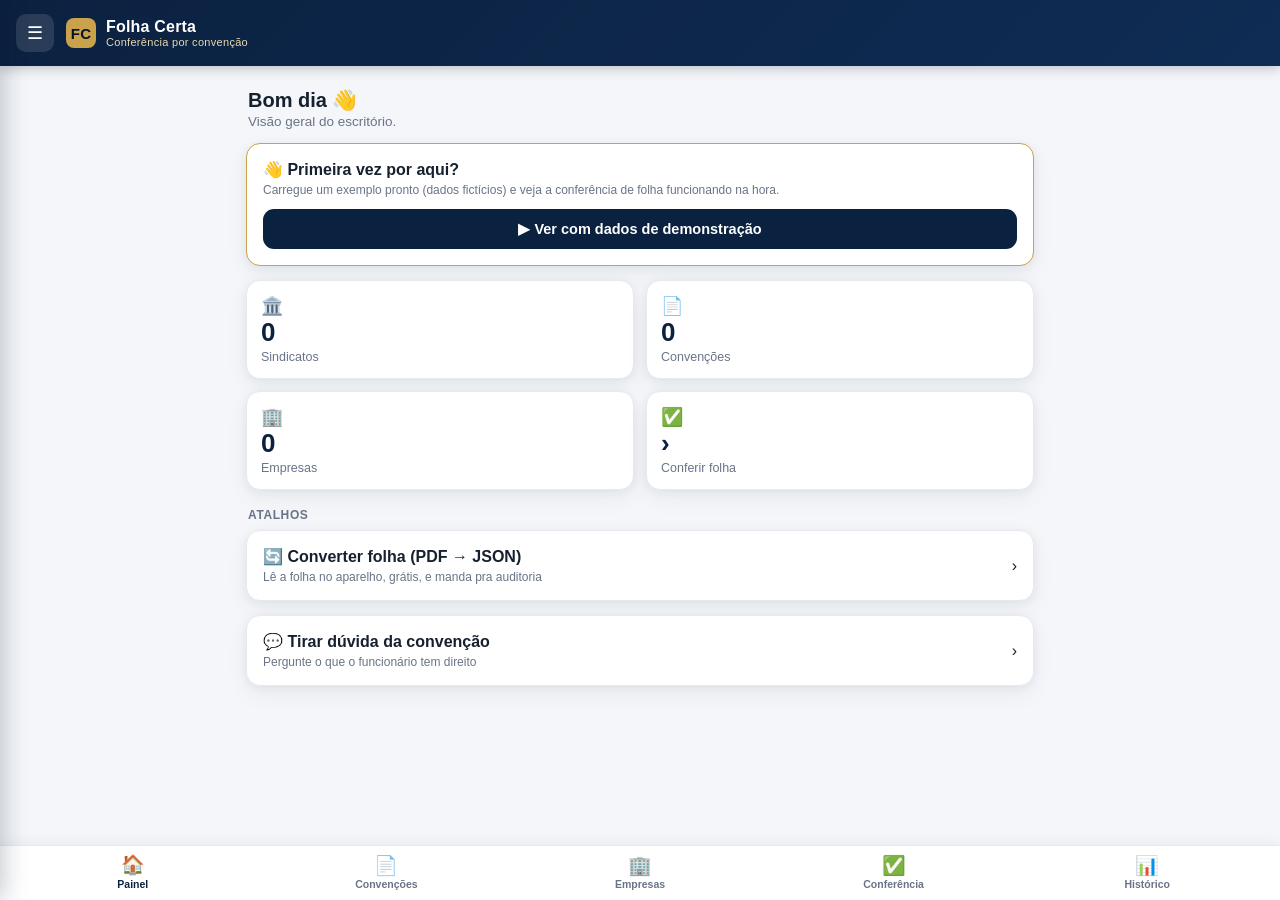
<file: index.html>
<!DOCTYPE html>
<html lang="pt-BR">
<head>
  <meta charset="UTF-8">
  <meta name="viewport" content="width=device-width, initial-scale=1, viewport-fit=cover, maximum-scale=1">
  <meta name="theme-color" content="#0B2140">
  <title>Folha Certa</title>
  <link rel="manifest" href="manifest.webmanifest">
  <link rel="icon" href="assets/icon.svg" type="image/svg+xml">
  <link rel="apple-touch-icon" href="assets/icon.svg">
  <meta name="apple-mobile-web-app-capable" content="yes">
  <meta name="apple-mobile-web-app-status-bar-style" content="black-translucent">
  <meta name="apple-mobile-web-app-title" content="Folha Certa">
  <link rel="stylesheet" href="assets/styles.css">
</head>
<body>

  <header class="topbar">
    <button class="iconbtn" id="menuBtn" aria-label="Menu">☰</button>
    <div class="brand">
      <span class="logo">FC</span>
      <div>Folha Certa<small>Conferência por convenção</small></div>
    </div>
    <span class="spacer"></span>
  </header>

  <main id="app"><!-- render dinâmico --></main>

  <!-- Drawer lateral -->
  <div class="scrim" id="scrim"></div>
  <aside class="drawer" id="drawer">
    <div class="dh"><b>Folha Certa</b><br><small>Totali Contabilidade</small></div>
    <nav id="drawerNav"></nav>
    <div style="margin-top:auto;padding:12px;border-top:1px solid var(--line)">
      <button class="btn ghost block sm" data-config style="margin-bottom:8px">⚙ Configurações</button>
      <button class="btn ghost block sm" data-export>⤴ Exportar backup (JSON)</button>
      <div class="mini" id="appVersion" style="text-align:center;margin-top:10px;opacity:.65"></div>
    </div>
  </aside>

  <!-- Bottom nav -->
  <nav class="bottomnav" id="bottomnav"></nav>

  <!-- Modal -->
  <div class="modal-scrim" id="modalScrim"><div class="modal" id="modalBody"></div></div>

  <!-- Toast -->
  <div class="toast" id="toast"></div>

  <script src="vendor/pdf.min.js"></script>
  <script src="js/db.js?v=18"></script>
  <script src="js/schema.js?v=18"></script>
  <script src="js/audit.js?v=18"></script>
  <script src="js/ia.js?v=18"></script>
  <script src="js/convert.js?v=18"></script>
  <script src="js/app.js?v=18"></script>
  <script>
    // Service worker só em http/https (no file:// não registra, e tudo bem)
    if ('serviceWorker' in navigator && location.protocol.startsWith('http')) {
      window.addEventListener('load', () => navigator.serviceWorker.register('sw.js').catch(() => {}));
    }
  </script>
</body>
</html>
</file>
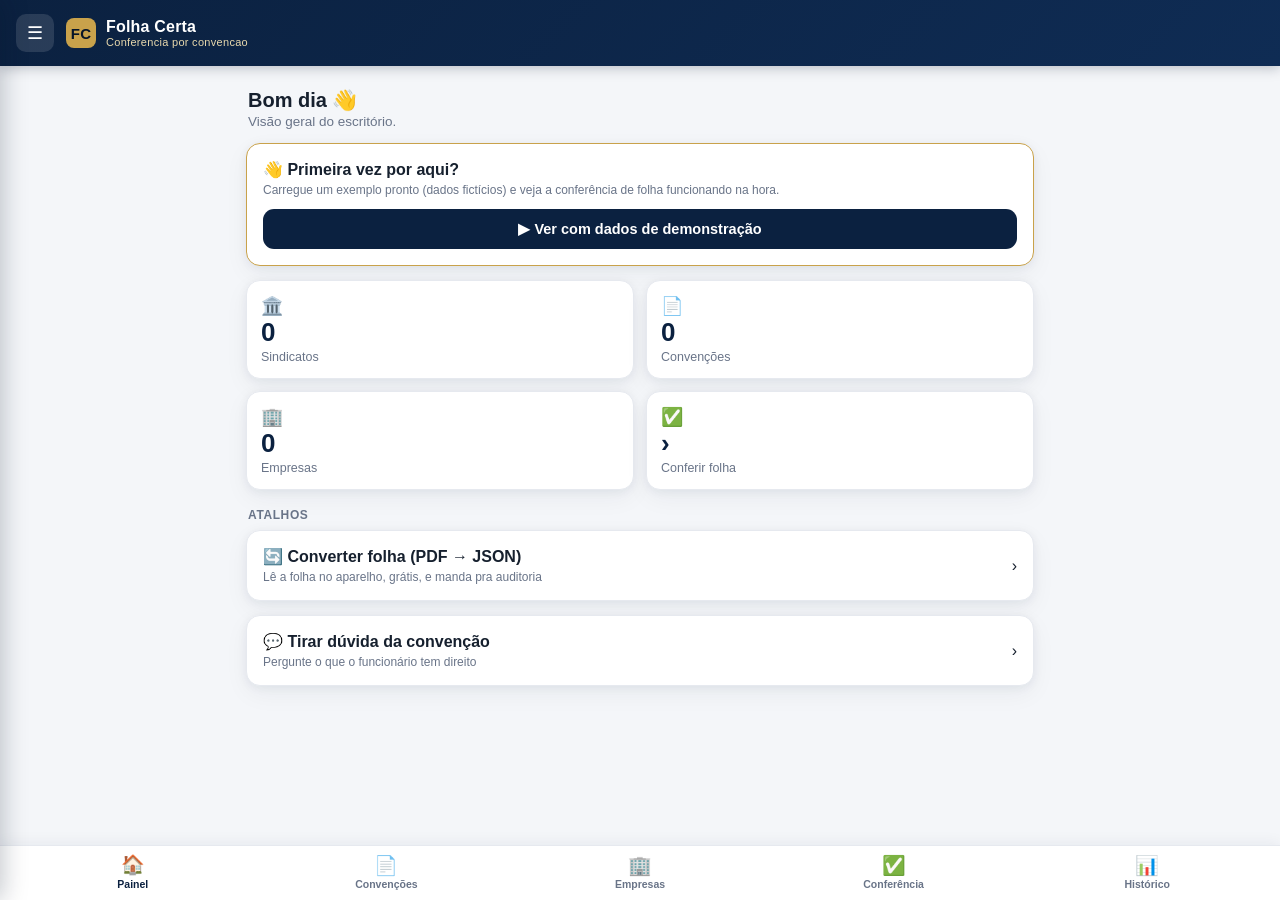
<file: folha-certa-standalone.html>
<!DOCTYPE html>
<html lang="pt-BR"><head><meta charset="UTF-8"><meta name="viewport" content="width=device-width, initial-scale=1, viewport-fit=cover, maximum-scale=1"><meta name="theme-color" content="#0B2140"><title>Folha Certa</title>
<style>
/* Folha Certa — MVP
   Identidade Totali: navy + gold. Mobile-first. */

:root{
  --navy:#0B2140;
  --navy-2:#0f2c54;
  --navy-ink:#071528;
  --gold:#C9A24B;
  --gold-soft:#e9d9ad;
  --bg:#F4F6F9;
  --surface:#ffffff;
  --line:#e6e9ef;
  --text:#16202e;
  --muted:#697488;
  --ok:#1f8a54;
  --ok-bg:#e6f5ec;
  --warn:#b7791f;
  --warn-bg:#fdf3e2;
  --err:#c23b3b;
  --err-bg:#fdeaea;
  --radius:14px;
  --shadow:0 2px 10px rgba(11,33,64,.06),0 8px 24px rgba(11,33,64,.05);
  --safe-bottom: env(safe-area-inset-bottom, 0px);
}

*{box-sizing:border-box}
html,body{margin:0;padding:0}
body{
  font-family:-apple-system,BlinkMacSystemFont,"Segoe UI",Roboto,Helvetica,Arial,sans-serif;
  background:var(--bg);
  color:var(--text);
  -webkit-font-smoothing:antialiased;
  padding-bottom:calc(74px + var(--safe-bottom));
}

/* ---------- Top bar ---------- */
.topbar{
  position:sticky;top:0;z-index:40;
  background:linear-gradient(135deg,var(--navy),var(--navy-2));
  color:#fff;
  display:flex;align-items:center;gap:12px;
  padding:14px 16px;
  padding-top:calc(14px + env(safe-area-inset-top,0px));
  box-shadow:0 2px 12px rgba(7,21,40,.25);
}
.topbar .brand{display:flex;align-items:center;gap:10px;font-weight:700;letter-spacing:.2px}
.topbar .brand .logo{
  width:30px;height:30px;border-radius:8px;flex:0 0 auto;
  background:var(--gold);color:var(--navy-ink);
  display:grid;place-items:center;font-weight:800;font-size:15px;
}
.topbar .brand small{display:block;font-weight:500;color:var(--gold-soft);font-size:11px;letter-spacing:.3px}
.topbar .spacer{flex:1}
.iconbtn{
  background:rgba(255,255,255,.12);border:none;color:#fff;
  width:38px;height:38px;border-radius:10px;font-size:18px;cursor:pointer;
}
.iconbtn:active{transform:scale(.96)}

/* ---------- Layout ---------- */
.view{max-width:820px;margin:0 auto;padding:16px 16px 24px}
.view-title{font-size:20px;font-weight:750;margin:6px 2px 2px}
.view-sub{color:var(--muted);font-size:13.5px;margin:0 2px 14px}

/* ---------- Cards ---------- */
.card{
  background:var(--surface);border:1px solid var(--line);
  border-radius:var(--radius);box-shadow:var(--shadow);
  padding:16px;margin-bottom:14px;
}
.card.tap{cursor:pointer;transition:transform .06s ease}
.card.tap:active{transform:scale(.99)}
.card h3{margin:0 0 4px;font-size:16px}
.row{display:flex;align-items:center;gap:12px}
.row.between{justify-content:space-between}
.grow{flex:1;min-width:0}
.stack{display:flex;flex-direction:column;gap:12px}

.kv{display:flex;gap:8px;flex-wrap:wrap;color:var(--muted);font-size:13px;margin-top:6px}
.kv b{color:var(--text);font-weight:600}
.truncate{white-space:nowrap;overflow:hidden;text-overflow:ellipsis}

/* ---------- Dashboard tiles ---------- */
.tiles{display:grid;grid-template-columns:repeat(2,1fr);gap:12px;margin-bottom:6px}
.tile{
  background:var(--surface);border:1px solid var(--line);border-radius:var(--radius);
  padding:14px;box-shadow:var(--shadow);cursor:pointer;
}
.tile .n{font-size:26px;font-weight:800;color:var(--navy)}
.tile .l{font-size:12.5px;color:var(--muted);margin-top:2px}
.tile .ic{font-size:18px}

/* ---------- Badges ---------- */
.badge{display:inline-flex;align-items:center;gap:5px;font-size:11.5px;font-weight:700;
  padding:4px 9px;border-radius:999px;letter-spacing:.2px}
.badge.ok{background:var(--ok-bg);color:var(--ok)}
.badge.warn{background:var(--warn-bg);color:var(--warn)}
.badge.err{background:var(--err-bg);color:var(--err)}
.badge.neutral{background:#eef1f6;color:var(--muted)}
.badge.gold{background:#f6edd6;color:#9a7b28}

/* ---------- Buttons ---------- */
.btn{
  appearance:none;border:none;border-radius:11px;padding:12px 16px;
  font-size:14.5px;font-weight:650;cursor:pointer;display:inline-flex;
  align-items:center;justify-content:center;gap:8px;
}
.btn.primary{background:var(--navy);color:#fff}
.btn.primary:active{background:var(--navy-2)}
.btn.gold{background:var(--gold);color:var(--navy-ink)}
.btn.ghost{background:transparent;color:var(--navy);border:1.5px solid var(--line)}
.btn.danger{background:var(--err-bg);color:var(--err)}
.btn.block{width:100%}
.btn.sm{padding:8px 12px;font-size:13px;border-radius:9px}
.btn:disabled{opacity:.5;cursor:not-allowed}

.fab-row{display:flex;gap:10px;margin-bottom:14px;flex-wrap:wrap}

/* ---------- Forms ---------- */
.field{margin-bottom:13px}
.field label{display:block;font-size:12.5px;font-weight:650;color:var(--navy);margin-bottom:6px}
.field .hint{font-size:11.5px;color:var(--muted);margin-top:5px}
input,select,textarea{
  width:100%;padding:11px 12px;border:1.5px solid var(--line);border-radius:10px;
  font-size:15px;font-family:inherit;background:#fff;color:var(--text);
}
input:focus,select:focus,textarea:focus{outline:none;border-color:var(--gold)}
textarea{resize:vertical;min-height:88px}
.field.two{display:grid;grid-template-columns:1fr 1fr;gap:12px}
.chips{display:flex;flex-wrap:wrap;gap:8px}
.chip{
  border:1.5px solid var(--line);border-radius:999px;padding:8px 12px;font-size:13px;
  cursor:pointer;background:#fff;user-select:none;
}
.chip.on{background:var(--navy);color:#fff;border-color:var(--navy)}

/* upload */
.drop{
  border:2px dashed var(--gold-soft);border-radius:12px;padding:20px;text-align:center;
  background:#fffdf7;color:var(--muted);cursor:pointer;
}
.drop b{color:var(--navy)}
.drop.has{border-style:solid;border-color:var(--ok);background:var(--ok-bg);color:var(--ok)}

/* ---------- Empty state ---------- */
.empty{text-align:center;color:var(--muted);padding:34px 16px}
.empty .em{font-size:34px}
.empty p{margin:8px 0 0;font-size:14px}

/* ---------- Bottom nav ---------- */
.bottomnav{
  position:fixed;left:0;right:0;bottom:0;z-index:50;
  background:#fff;border-top:1px solid var(--line);
  display:flex;justify-content:space-around;
  padding:8px 6px calc(8px + var(--safe-bottom));
  box-shadow:0 -2px 14px rgba(11,33,64,.06);
}
.navitem{
  border:none;background:none;cursor:pointer;flex:1;
  display:flex;flex-direction:column;align-items:center;gap:3px;
  color:var(--muted);font-size:10.5px;font-weight:600;padding:2px;
}
.navitem .i{font-size:19px;line-height:1}
.navitem.on{color:var(--navy)}
.navitem.on .i{transform:translateY(-1px)}

/* ---------- Drawer ---------- */
.scrim{position:fixed;inset:0;background:rgba(7,21,40,.45);z-index:60;opacity:0;pointer-events:none;transition:opacity .2s}
.scrim.on{opacity:1;pointer-events:auto}
.drawer{
  position:fixed;top:0;left:0;bottom:0;width:min(82vw,320px);z-index:70;
  background:#fff;transform:translateX(-100%);transition:transform .22s ease;
  display:flex;flex-direction:column;box-shadow:2px 0 24px rgba(7,21,40,.25);
}
.drawer.on{transform:translateX(0)}
.drawer .dh{background:linear-gradient(135deg,var(--navy),var(--navy-2));color:#fff;padding:22px 18px;padding-top:calc(22px + env(safe-area-inset-top,0px))}
.drawer .dh b{font-size:17px}
.drawer .dh small{color:var(--gold-soft)}
.drawer nav{padding:8px}
.drawer nav a{
  display:flex;align-items:center;gap:12px;padding:13px 12px;border-radius:10px;
  color:var(--text);text-decoration:none;font-weight:600;font-size:15px;cursor:pointer;
}
.drawer nav a .i{width:24px;text-align:center}
.drawer nav a.on{background:#eef2f8;color:var(--navy)}

/* ---------- Modal ---------- */
.modal-scrim{position:fixed;inset:0;background:rgba(7,21,40,.5);z-index:80;display:none;align-items:flex-end;justify-content:center}
.modal-scrim.on{display:flex}
.modal{
  background:#fff;width:100%;max-width:640px;max-height:92vh;overflow:auto;
  border-radius:18px 18px 0 0;padding:18px 18px calc(18px + var(--safe-bottom));
  animation:up .22s ease;
}
@media(min-width:680px){.modal-scrim.on{align-items:center}.modal{border-radius:18px}}
@keyframes up{from{transform:translateY(24px);opacity:.4}to{transform:none;opacity:1}}
.modal .mh{display:flex;align-items:center;justify-content:space-between;margin-bottom:12px}
.modal .mh h3{margin:0;font-size:18px}

/* ---------- Toast ---------- */
.toast{
  position:fixed;left:50%;bottom:calc(90px + var(--safe-bottom));transform:translateX(-50%) translateY(20px);
  background:var(--navy-ink);color:#fff;padding:12px 18px;border-radius:12px;font-size:14px;
  z-index:100;opacity:0;pointer-events:none;transition:all .25s;max-width:90vw;text-align:center;
}
.toast.on{opacity:1;transform:translateX(-50%) translateY(0)}
.toast.ok{background:#12603d}
.toast.err{background:#8f2b2b}

/* ---------- Result blocks (conferência) ---------- */
.result-group{border-radius:12px;overflow:hidden;border:1px solid var(--line);margin-bottom:12px}
.result-group .gh{padding:12px 14px;font-weight:700;display:flex;align-items:center;gap:8px}
.result-group.err .gh{background:var(--err-bg);color:var(--err)}
.result-group.warn .gh{background:var(--warn-bg);color:var(--warn)}
.result-group .item{padding:12px 14px;border-top:1px solid var(--line);font-size:14px}
.result-group .item small{color:var(--muted);display:block;margin-top:3px}

.section-hd{font-size:12px;font-weight:700;color:var(--muted);text-transform:uppercase;letter-spacing:.6px;margin:18px 2px 8px}
.list-row{display:flex;align-items:center;gap:10px;padding:10px 0;border-bottom:1px solid var(--line)}
.list-row:last-child{border-bottom:none}
.mini{font-size:12px;color:var(--muted)}
.tag-linha{background:#eef2f8;border-radius:8px;padding:3px 8px;font-size:12px;color:var(--navy);font-weight:600;display:inline-block;margin:2px 4px 2px 0}
.divider{height:1px;background:var(--line);margin:14px 0}
.notice{background:#eef4ff;border:1px solid #d3e0f7;color:#2c4a7a;border-radius:12px;padding:13px 14px;font-size:13.5px;line-height:1.5}
.notice.gold{background:#fbf5e6;border-color:#ecdcb3;color:#7d6320}

/* ---------- Impressão / PDF ---------- */
#printArea{display:none}
@media print{
  .topbar,.bottomnav,.drawer,.scrim,.modal-scrim,.no-print,.toast{display:none !important}
  body{padding:0 !important;background:#fff !important}
  body > *:not(#printArea){display:none !important}
  #printArea{display:block !important;padding:12px;max-width:100%}
  .card,.result-group{box-shadow:none !important;border:1px solid #bbb;break-inside:avoid}
  .result-group .gh{-webkit-print-color-adjust:exact;print-color-adjust:exact}
  details{display:block !important}
  details > summary{list-style:none}
  details > *{display:block !important}
  .badge{-webkit-print-color-adjust:exact;print-color-adjust:exact}
}

</style>
</head><body>
<header class="topbar">
  <button class="iconbtn" id="menuBtn" aria-label="Menu">&#9776;</button>
  <div class="brand"><span class="logo">FC</span><div>Folha Certa<small>Conferencia por convencao</small></div></div>
  <span class="spacer"></span>
</header>
<main id="app"></main>
<div class="scrim" id="scrim"></div>
<aside class="drawer" id="drawer">
  <div class="dh"><b>Folha Certa</b><br><small>Totali Contabilidade</small></div>
  <nav id="drawerNav"></nav>
  <div style="margin-top:auto;padding:12px;border-top:1px solid var(--line)">
    <button class="btn ghost block sm" data-config style="margin-bottom:8px">&#9881; Configuracoes</button>
    <button class="btn ghost block sm" data-export>&#10548; Exportar backup (JSON)</button>
    <div class="mini" id="appVersion" style="text-align:center;margin-top:10px;opacity:.65"></div>
  </div>
</aside>
<nav class="bottomnav" id="bottomnav"></nav>
<div class="modal-scrim" id="modalScrim"><div class="modal" id="modalBody"></div></div>
<div class="toast" id="toast"></div>
<script>
/* db.js — Camada de dados do Folha Certa.
 *
 * HOJE: guarda tudo no localStorage do aparelho (funciona abrindo o arquivo,
 *       sem instalar nada, sem internet).
 * DEPOIS: pra sincronizar entre celulares/usuários, trocamos só este arquivo
 *       por um adaptador do Firebase Firestore. A API abaixo (list/get/add/
 *       update/remove/where) foi desenhada pra ficar igual, então nenhum outro
 *       arquivo muda quando migrarmos.
 *
 * Coleções usadas:
 *   sindicatos  { id, nome, cnpj, categoria }
 *   convencoes  { id, sindicatoId, titulo, numeroRegistro, abrangencia,
 *                 dataBaseMes, vigenciaInicio, vigenciaFim, pdfName,
 *                 regras{...}, aprovada, origemRegras }
 *   empresas    { id, nome, cnpj, convencaoIds[] }
 *   folhas      { id, empresaId, competencia, ... }   (fase futura)
 */
const DB = (function () {
  const PREFIX = 'fc.';
  const mem = {}; // fallback em memória se o localStorage estiver indisponível

  function read(coll) {
    try {
      const v = localStorage.getItem(PREFIX + coll);
      return v ? JSON.parse(v) : (mem[coll] || []);
    } catch (e) { return mem[coll] || []; }
  }
  function write(coll, arr) {
    mem[coll] = arr;
    try { localStorage.setItem(PREFIX + coll, JSON.stringify(arr)); } catch (e) { /* usa memória */ }
  }
  function uid() {
    return 'id' + Date.now().toString(36) + Math.random().toString(36).slice(2, 7);
  }

  return {
    async list(coll) { return read(coll); },
    async get(coll, id) { return read(coll).find(x => x.id === id) || null; },
    async where(coll, pred) { return read(coll).filter(pred); },
    async add(coll, obj) {
      const arr = read(coll);
      const rec = Object.assign({}, obj, { id: uid(), createdAt: new Date().toISOString() });
      arr.push(rec);
      write(coll, arr);
      return rec;
    },
    async update(coll, id, patch) {
      const arr = read(coll);
      const i = arr.findIndex(x => x.id === id);
      if (i < 0) return null;
      arr[i] = Object.assign({}, arr[i], patch, { updatedAt: new Date().toISOString() });
      write(coll, arr);
      return arr[i];
    },
    async remove(coll, id) {
      write(coll, read(coll).filter(x => x.id !== id));
    },
    // configuração global (salário mínimo etc.)
    async getConfig() {
      try { return JSON.parse(localStorage.getItem(PREFIX + 'config')) || mem._config || {}; }
      catch (e) { return mem._config || {}; }
    },
    async setConfig(patch) {
      const cur = await this.getConfig();
      const next = Object.assign({}, cur, patch);
      mem._config = next;
      try { localStorage.setItem(PREFIX + 'config', JSON.stringify(next)); } catch (e) { /* usa memória */ }
      return next;
    },
    // utilitário p/ exportar todos os dados (backup em JSON)
    async dump() {
      return {
        sindicatos: read('sindicatos'),
        convencoes: read('convencoes'),
        empresas: read('empresas'),
        folhas: read('folhas'),
        config: await this.getConfig(),
        exportadoEm: new Date().toISOString(),
      };
    },
  };
})();

</script>
<script>
/* schema.js — estrutura das "regras" absorvidas de uma convenção + utilitários.
 *
 * Este é o coração do sistema: o formato para o qual a IA vai converter a CCT,
 * e que você confere/edita antes de valer. Cada campo aqui vira uma verificação
 * na conferência de folha.
 */
const Schema = {

  /* Estrutura vazia de regras de uma convenção. */
  emptyRegras() {
    return {
      pisos: [],            // [{ funcao, valor, jornada }]
      reajuste: { percentual: null, aPartirDe: '' },
      tempoServico: {       // triênio/anuênio/quinquênio
        aplica: false,
        tipo: 'trienio',    // anuenio | bienio | trienio | quinquenio
        percentual: null,   // % por período
        base: 'salario_base',
        teto: null,         // nº máx de períodos (null = sem teto)
        condicoes: '',
      },
      produtividade: {
        aplica: false,
        tipo: 'percentual', // percentual | valor_fixo
        valor: null,
        condicoes: '',
      },
      adiantamento: {
        obrigatorio: false,
        percentual: 40,
        diaLimite: 20,
      },
      adicionais: {
        horaExtra: 50,      // %
        horaExtra100: 100,  // domingos/feriados
        noturno: 20,        // %
        insalubridade: '',  // texto: grau/base
        periculosidade: '', // texto
      },
      estabilidades: [],    // [{ tipo, descricao, duracaoMeses }]
      beneficios: [],       // [{ tipo, valor, condicoes }]
      contribuicoes: [],    // [{ tipo, base, valor, desconto }]
      encargos: {           // rubricas que DEVEM incidir INSS/FGTS (checagem de encargos)
        incideINSS: ['salario', 'hora_extra', 'adicional_noturno', 'trienio', 'produtividade', 'insalubridade', 'periculosidade', 'dsr', 'ferias_gozadas'],
        incideFGTS: ['salario', 'hora_extra', 'adicional_noturno', 'trienio', 'produtividade', 'insalubridade', 'periculosidade', 'dsr', 'ferias_gozadas', 'aviso_previo', '13_salario'],
        naoIncide: ['vale_transporte', 'vale_refeicao_pat', 'ferias_indenizadas', 'ajuda_custo'],
      },
      observacoes: '',
    };
  },

  /* Regras-base da CLT pura (para empresas/funcionários sem convenção).
     Piso = salário mínimo nacional vigente (vem das Configurações). */
  cltRegras(salarioMinimo) {
    const r = this.emptyRegras();
    r.pisos = [{ funcao: 'Salário mínimo nacional', valor: salarioMinimo || null, jornada: '44h semanais' }];
    r.adicionais = {
      horaExtra: 50, horaExtra100: 100, noturno: 20,
      insalubridade: 'Conforme NR-15 (10/20/40% do salário mínimo) + laudo',
      periculosidade: '30% sobre o salário base (NR-16)',
    };
    r.estabilidades = [
      { tipo: 'gestante', descricao: 'Gestante: da confirmação da gravidez até 5 meses após o parto (art. 10, II, b, ADCT).', duracaoMeses: 5 },
      { tipo: 'acidente', descricao: 'Acidentária: 12 meses após o retorno do afastamento por acidente de trabalho (Lei 8.213/91, art. 118).', duracaoMeses: 12 },
    ];
    r.beneficios = [
      { tipo: 'vale_transporte', valor: null, condicoes: 'Obrigatório se o empregado solicitar (Lei 7.418/85); desconto de até 6% do salário base.' },
    ];
    r.observacoes = 'REGIME CLT PURO (sem convenção). Aplicam-se apenas as normas da CLT e o salário mínimo nacional vigente. Base: HE 50% (100% em domingos/feriados), adicional noturno 20% (hora reduzida 52min30s), DSR, 13º, férias + 1/3, FGTS 8%, INSS. Sem piso de categoria, triênio, produtividade ou benefícios de convenção. Atualize o salário mínimo em Configurações a cada virada de ano.';
    return r;
  },

  tiposEstabilidade: [
    { v: 'gestante', l: 'Gestante' },
    { v: 'pre_aposentadoria', l: 'Pré-aposentadoria' },
    { v: 'acidente', l: 'Acidente de trabalho / retorno do INSS' },
    { v: 'retorno_afastamento', l: 'Retorno de afastamento' },
    { v: 'membro_cipa', l: 'Membro da CIPA' },
    { v: 'servico_militar', l: 'Retorno do serviço militar' },
  ],
  tiposBeneficio: [
    { v: 'vale_alimentacao', l: 'Vale alimentação' },
    { v: 'vale_refeicao', l: 'Vale refeição' },
    { v: 'vale_transporte', l: 'Vale transporte' },
    { v: 'cesta_basica', l: 'Cesta básica' },
    { v: 'plano_saude', l: 'Plano de saúde' },
    { v: 'plano_odontologico', l: 'Plano odontológico' },
    { v: 'seguro_vida', l: 'Seguro de vida' },
    { v: 'auxilio_assistencial', l: 'Auxílio/plano de assistência' },
    { v: 'auxilio_creche', l: 'Auxílio creche' },
    { v: 'auxilio_alimentacao_local', l: 'Refeição no local' },
  ],
  tiposContribuicao: [
    { v: 'assistencial', l: 'Contribuição assistencial' },
    { v: 'confederativa', l: 'Contribuição confederativa' },
    { v: 'mensalidade', l: 'Mensalidade sindical' },
    { v: 'negocial', l: 'Taxa negocial' },
  ],
  tiposTempoServico: [
    { v: 'anuenio', l: 'Anuênio (1 ano)' },
    { v: 'bienio', l: 'Biênio (2 anos)' },
    { v: 'trienio', l: 'Triênio (3 anos)' },
    { v: 'quinquenio', l: 'Quinquênio (5 anos)' },
  ],

  /* Meses para data-base */
  meses: ['Janeiro','Fevereiro','Março','Abril','Maio','Junho','Julho','Agosto','Setembro','Outubro','Novembro','Dezembro'],
};

/* ---------------- Utils ---------------- */
const Util = {
  // ---- CNPJ ----
  formatCNPJ(v) {
    v = (v || '').replace(/\D/g, '').slice(0, 14);
    if (v.length <= 2) return v;
    let out = v.slice(0, 2) + '.' + v.slice(2, 5);
    if (v.length > 5) out += '.' + v.slice(5, 8);
    if (v.length > 8) out += '/' + v.slice(8, 12);
    if (v.length > 12) out += '-' + v.slice(12, 14);
    return out;
  },
  validaCNPJ(v) {
    v = (v || '').replace(/\D/g, '');
    if (v.length !== 14 || /^(\d)\1{13}$/.test(v)) return false;
    const calc = (base) => {
      let len = base.length, pos = len - 7, sum = 0;
      for (let i = len; i >= 1; i--) {
        sum += parseInt(base[len - i]) * pos--;
        if (pos < 2) pos = 9;
      }
      const r = sum % 11;
      return r < 2 ? 0 : 11 - r;
    };
    const d1 = calc(v.slice(0, 12));
    const d2 = calc(v.slice(0, 12) + d1);
    return v.slice(12) === '' + d1 + d2;
  },

  // ---- Datas ----
  formatDateBR(iso) {
    if (!iso) return '—';
    const [y, m, d] = iso.split('-');
    return `${d}/${m}/${y}`;
  },
  diasAte(iso) {
    if (!iso) return null;
    const alvo = new Date(iso + 'T00:00:00');
    const hoje = new Date(); hoje.setHours(0, 0, 0, 0);
    return Math.round((alvo - hoje) / 86400000);
  },
  // Status de vigência da convenção com base no fim
  statusVigencia(vigenciaFim) {
    const d = Util.diasAte(vigenciaFim);
    if (d === null) return { cls: 'neutral', txt: 'Sem vigência', dias: null };
    if (d < 0) return { cls: 'err', txt: `Vencida há ${Math.abs(d)} dia(s)`, dias: d };
    if (d <= 60) return { cls: 'warn', txt: `Vence em ${d} dia(s)`, dias: d };
    return { cls: 'ok', txt: `Vigente (${d} dia(s))`, dias: d };
  },

  // ---- Moeda ----
  formatBRL(n) {
    if (n === null || n === undefined || n === '' || isNaN(n)) return '—';
    return Number(n).toLocaleString('pt-BR', { style: 'currency', currency: 'BRL' });
  },
  parseNum(v) {
    if (v === '' || v === null || v === undefined) return null;
    let s = String(v).trim().replace(/R\$/gi, '').replace(/\s/g, '');
    if (!s) return null;
    if (s.indexOf(',') >= 0) {
      // formato brasileiro: ponto = milhar, vírgula = decimal (1.659,79)
      s = s.replace(/\./g, '').replace(',', '.');
    } else if (/^-?\d{1,3}(\.\d{3})+$/.test(s)) {
      // só pontos formando milhar sem centavos (1.659) -> remove os pontos
      s = s.replace(/\./g, '');
    }
    // senão, o ponto é separador decimal (1659.79) e fica como está
    const n = parseFloat(s);
    return isNaN(n) ? null : n;
  },

  escape(s) {
    return String(s == null ? '' : s).replace(/[&<>"']/g, c =>
      ({ '&': '&amp;', '<': '&lt;', '>': '&gt;', '"': '&quot;', "'": '&#39;' }[c]));
  },

  // extrai a UF de um texto de abrangência tipo "Aracaju/SE" ou "todo o estado de SE"
  parseUF(s) {
    const m = (s || '').toUpperCase().match(/\b(AC|AL|AP|AM|BA|CE|DF|ES|GO|MA|MT|MS|MG|PA|PB|PR|PE|PI|RJ|RN|RS|RO|RR|SC|SP|SE|TO)\b/);
    return m ? m[1] : '';
  },
};

</script>
<script>
/* audit.js — motor de conferência da folha contra as regras da convenção.
 *
 * Entra: uma folha (estruturada) + a(s) convenção(ões) vinculada(s) + config.
 * Sai:   { erros[], alertas[], conformes[], resumo{} }
 *
 * Cada achado é agregado por título (funcionários idênticos viram uma linha só,
 * com a lista de nomes), pra o relatório não ficar repetitivo.
 */
const Audit = (function () {

  const norm = s => (s || '').toString().toLowerCase().normalize('NFD').replace(/[̀-ͯ]/g, '');
  const money = n => Number(n || 0);
  const round2 = n => Math.round(n * 100) / 100;

  // acha a rubrica do funcionário por palavras-chave (na descrição)
  function acharRubrica(func, regex, tipo) {
    return (func.rubricas || []).find(r => regex.test(norm(r.descricao)) && (!tipo || r.tipo === tipo));
  }
  function pisoAplicavel(regras, cargo) {
    const pisos = (regras && regras.pisos) || [];
    if (!pisos.length) return null;
    if (pisos.length === 1) return pisos[0];
    const c = norm(cargo);
    return pisos.find(p => c && norm(p.funcao) && (c.includes(norm(p.funcao)) || norm(p.funcao).includes(c))) || null;
  }
  function contribAssistencial(regras) {
    return ((regras && regras.contribuicoes) || []).find(x => /assistenc/.test(norm(x.tipo)) && (x.percentual || x.cronograma));
  }
  // período (em anos) e nome do adicional por tempo de serviço, conforme o tipo da CCT
  function tempoServicoInfo(ts) {
    const t = norm(ts && ts.tipo);
    if (/anuenio|anu.nio/.test(t)) return { anos: 1, nome: 'Anuênio' };
    if (/bienio|bi.nio/.test(t)) return { anos: 2, nome: 'Biênio' };
    if (/quadrienio|quadri.nio/.test(t)) return { anos: 4, nome: 'Quadriênio' };
    if (/quinquenio|quinqu.nio|quinqu/.test(t)) return { anos: 5, nome: 'Quinquênio' };
    if (/trienio|tri.nio/.test(t)) return { anos: 3, nome: 'Triênio' };
    return { anos: 3, nome: 'Adicional por tempo de serviço' };
  }
  // percentual da assistencial na competência (cronograma [{competencia:"06/2026",percentual:2}] tem prioridade)
  function pctAssistencial(assist, competencia) {
    if (assist && Array.isArray(assist.cronograma) && competencia) {
      const m = assist.cronograma.find(x => (x.competencia || '') === competencia);
      if (m && m.percentual != null) return money(m.percentual);
    }
    return money(assist && assist.percentual);
  }

  function run(folha, conv, config) {
    const R = { erros: [], alertas: [], conformes: [], resumo: {} };
    if (!conv) { R.erros.push(mk('erro', 'Sem convenção vinculada', 'A empresa da folha não tem convenção/regime vinculado. Vincule para conferir.')); return R; }
    const regras = conv.regras || {};
    const funcs = folha.funcionarios || [];
    const bag = {}; // agregador: chave -> item

    function add(sev, titulo, detalhe, nome, valor) {
      const key = sev + '|' + titulo + '|' + (detalhe || '');
      if (!bag[key]) bag[key] = mk(sev, titulo, detalhe, valor, []);
      if (nome && !bag[key].funcs.includes(nome)) bag[key].funcs.push(nome);
    }

    const assist = contribAssistencial(regras);
    const preveQuebraCaixa = /quebra de caixa/.test(norm(regras.observacoes)) || money((regras.pisos || []).length);
    const temTrienio = regras.tempoServico && regras.tempoServico.aplica;

    funcs.forEach(f => {
      const nome = f.nome;
      const sal = money(f.salario);

      // 0) PRÓ-LABORE / SÓCIO / AUTÔNOMO — não é celetista, fica fora da conferência CLT.
      //    Detecta por: (a) campo "vinculo" lido pela IA, (b) cargo/situação de sócio/titular
      //    (com \b pra não casar "social"), (c) rubrica PRÓ-LABORE na folha (sinal mais forte).
      const vinc = norm(f.vinculo);
      const ehProLabore =
        /pro.?labore|contribuinte individual|autonom|s[óo]ci[oa]|titular|diretor/.test(vinc)
        || /\b(s[óo]ci[oa]|titular)\b/.test(norm(f.cargo) + ' ' + norm(f.situacao))
        || !!acharRubrica(f, /pro.?labore/);
      if (ehProLabore) {
        add('alerta', 'Pró-labore / sócio — fora da conferência CLT',
          `${nome}: não é celetista, então piso, triênio, quebra de caixa e horas extras não se aplicam. Confira apenas INSS/IRRF pelas regras de contribuinte individual.`, nome);
        return;
      }

      // 1) PISO (proporcional às horas contratadas quando a jornada é reduzida)
      const piso = pisoAplicavel(regras, f.cargo);
      if (piso && money(piso.valor)) {
        const h = money(f.horasMes);
        const fator = (h > 0 && h < 219) ? h / 220 : 1;   // 220h = jornada cheia (44h)
        const pisoEsp = round2(money(piso.valor) * fator);
        if (sal < pisoEsp - 0.01) {
          add('erro', 'Salário abaixo do piso',
            `${nome}: salário ${brl(sal)} < piso${fator < 1 ? ' proporcional a ' + Math.round(h) + 'h' : ''} ${brl(pisoEsp)}${fator < 1 ? ' (piso cheio ' + brl(piso.valor) + ')' : ''}. Corrigir o salário-base.`, nome, pisoEsp - sal);
        } else {
          add('conforme', 'Salário conforme o piso', `Salário ≥ piso (proporcional às horas quando a jornada é reduzida).`, nome);
        }
      } else {
        add('alerta', 'Função sem piso mapeado',
          `Cargo "${f.cargo}" não casou com nenhum piso da convenção. Confirmar o enquadramento.`, nome);
      }

      // 2) ADICIONAL NOTURNO + REFLEXO
      const temNoturno = acharRubrica(f, /adicional noturno|hora.*noturn/, 'P');
      const temReflexo = acharRubrica(f, /reflexo.*noturn|dsr.*noturn/, 'P');
      if (temNoturno && !temReflexo) {
        add('erro', 'Adicional noturno sem reflexo em DSR',
          'A convenção manda integrar HE/noturno habituais nos reflexos (DSR, férias, 13º).', nome);
      } else if (temNoturno && temReflexo) {
        add('conforme', 'Adicional noturno com reflexo em DSR', 'Reflexo do noturno presente.', nome);
      }

      // 3) CONTRIBUIÇÃO ASSISTENCIAL (percentual pode variar por mês — usa a competência)
      if (assist) {
        const pct = pctAssistencial(assist, folha.competencia);
        const esperado = round2(sal * pct / 100);
        const rub = acharRubrica(f, /assistenc|contribui.*sindic|sindical|negocial/, 'D');
        if (!rub) {
          add('alerta', 'Contribuição assistencial não descontada',
            `A CCT prevê ${pct}% nesta competência (${brl(esperado)}). Verificar direito de oposição ou lançamento.`, nome, esperado);
        } else if (Math.abs(money(rub.valor) - esperado) > 0.05) {
          add('erro', 'Contribuição assistencial com valor divergente',
            `CCT prevê ${pct}% em ${folha.competencia || 'nesta competência'} = ${brl(esperado)}. Na folha: "${rub.descricao.trim()}" = ${brl(rub.valor)}. Diferença ${brl(Math.abs(esperado - money(rub.valor)))}/empregado.`, nome, esperado - money(rub.valor));
        } else {
          add('conforme', 'Contribuição assistencial correta', `${pct}% aplicado nesta competência.`, nome);
        }
      }

      // 4) QUEBRA DE CAIXA (se a função for de caixa)
      if (preveQuebraCaixa && /caixa/.test(norm(f.cargo))) {
        const qc = acharRubrica(f, /quebra de caixa|quebra.*caixa/, 'P');
        if (!qc) add('erro', 'Falta adicional de quebra de caixa',
          'Função de caixa: a CCT garante 6% do salário normativo. Não encontrei a rubrica.', nome, round2(sal * 0.06));
      } else if (preveQuebraCaixa && /(atendente|balcao|balconist)/.test(norm(f.cargo))) {
        add('alerta', 'Verificar quebra de caixa',
          `"${f.cargo}" pode exercer função de caixa. Se sim, falta o adicional de 6% (${brl(round2(sal * 0.06))}).`, nome);
      }

      // 5) ADICIONAL POR TEMPO DE SERVIÇO (triênio, quinquênio, etc. — conforme a CCT)
      if (temTrienio && f.admissao) {
        const ts = tempoServicoInfo(regras.tempoServico);
        const anos = anosEntre(f.admissao, folha.competencia);
        const periodo = ts.anos;
        const teto = money(regras.tempoServico.teto) || 99;
        const devidos = Math.min(Math.floor(anos / periodo), teto);
        const rubT = acharRubrica(f, /trienio|tri.nio|bienio|bi.nio|anuenio|anu.nio|quadrienio|quinquenio|quinqu.nio|tempo de servico|ad.*tempo/, 'P');
        if (devidos >= 1 && !rubT) {
          add('erro', `${ts.nome} não lançado`,
            `${nome}: ${anos.toFixed(1)} anos de casa → ${devidos} ${ts.nome.toLowerCase()}(s) a cada ${periodo} anos. A CCT prevê ${regras.tempoServico.percentual}% por período.`, nome);
        }
        // perto de completar novo período (alerta) — só se ainda não bateu o teto
        const faltaAno = periodo - (anos % periodo);
        if (faltaAno <= 60 / 365 && Math.floor(anos / periodo) < teto) {
          add('alerta', `Perto de completar ${ts.nome.toLowerCase()}`,
            `${nome} completa novo período (a cada ${periodo} anos) em breve — está com ${anos.toFixed(1)} anos. Programar o lançamento.`, nome);
        }
      }

      // 6) ESTABILIDADE (se afastado/situação especial)
      const sit = norm(f.situacao);
      if (/afast|acidente|gestante|licenca|auxilio.?doenca/.test(sit)) {
        const est = (regras.estabilidades || []).map(e => e.tipo).join(', ');
        add('alerta', 'Situação com possível estabilidade',
          `${nome} está "${f.situacao}". Verificar estabilidade${est ? ' (' + est + ')' : ''} ao retornar/desligar.`, nome);
      }
    });

    // ---- Nível empresa ----
    // Benefícios pagos pela empresa (não aparecem na folha)
    (regras.beneficios || []).forEach(b => {
      const cond = norm(b.condicoes);
      const ehEmpresa = /empresa|pago pela empresa|obriga/.test(cond) || /assistencial|odontolog/.test(norm(b.tipo));
      if (ehEmpresa) {
        add('alerta', 'Benefício de custeio da empresa — confirmar pagamento',
          `${labelBenef(b.tipo)}${b.valor ? ' (' + brl(b.valor) + '/empregado)' : ''}: obrigação da empresa, não aparece na folha. Confirmar o recolhimento/pagamento.`, null, b.valor);
      }
    });

    // Contribuição patronal (lembrete)
    ((regras.contribuicoes || [])).forEach(x => {
      if (/negocial|patronal/.test(norm(x.tipo)) && norm(x.desconto) === 'empresa') {
        add('alerta', 'Contribuição patronal (lembrete)',
          `${x.obs || 'Contribuição negocial patronal'} — pagamento pela empresa, fora da folha mensal.`, null, x.valor);
      }
    });

    // Encargos: FGTS = 8% da base
    if (folha.totais && money(folha.totais.baseFGTS)) {
      const espFGTS = round2(money(folha.totais.baseFGTS) * 0.08);
      const difFGTS = Math.abs(espFGTS - money(folha.totais.valorFGTS));
      if (difFGTS > 1) {
        add('erro', 'FGTS divergente', `Esperado 8% de ${brl(folha.totais.baseFGTS)} = ${brl(espFGTS)}; na folha ${brl(folha.totais.valorFGTS)}.`, null, difFGTS);
      } else {
        add('conforme', 'FGTS conforme (8% da base)', `${brl(folha.totais.valorFGTS)} sobre ${brl(folha.totais.baseFGTS)}.`, null);
      }
    }
    // Encargos incidem sobre adicional noturno (base INSS/FGTS inclui os proventos)
    add('conforme', 'Encargos incidindo sobre as rubricas salariais',
      'INSS e FGTS calculados sobre base que inclui adicional noturno e reflexos.', null);
    // Regime (Simples Nacional)
    if (folha.regime === 'simples' || (folha.totais && money(folha.totais.inssEmpresa) === 0 && money(folha.totais.inssSegurados) > 0)) {
      add('conforme', 'INSS patronal zerado coerente com o Simples Nacional',
        'Empresa/RAT/Terceiros = 0 (a CPP está no DAS do Simples).', null);
    }

    // materializa
    Object.values(bag).forEach(it => {
      (it.sev === 'erro' ? R.erros : it.sev === 'alerta' ? R.alertas : R.conformes).push(it);
    });
    R.resumo = {
      empresa: folha.empresaNome, cnpj: folha.empresaCnpj, competencia: folha.competencia,
      convencao: conv.titulo, nFunc: funcs.length,
      totalProventos: folha.totais && folha.totais.proventos, liquido: folha.totais && folha.totais.liquido,
      nErros: R.erros.length, nAlertas: R.alertas.length,
    };
    return R;
  }

  function mk(sev, titulo, detalhe, valor, funcs) { return { sev, titulo, detalhe: detalhe || '', valor: valor ?? null, funcs: funcs || [] }; }
  function brl(n) { return Number(n || 0).toLocaleString('pt-BR', { style: 'currency', currency: 'BRL' }); }
  function anosEntre(admissaoISO, competencia) {
    const [mm, yy] = (competencia || '').split('/');
    const ref = yy ? new Date(`${yy}-${String(mm).padStart(2, '0')}-28T00:00:00`) : new Date();
    const adm = new Date(admissaoISO + 'T00:00:00');
    return (ref - adm) / (365.25 * 86400000);
  }
  function labelBenef(t) {
    const map = { plano_saude: 'Plano de saúde', plano_odontologico: 'Plano odontológico', auxilio_assistencial: 'Auxílio/plano de assistência', seguro_vida: 'Seguro de vida', vale_transporte: 'Vale-transporte', cesta_basica: 'Cesta básica' };
    return map[t] || t;
  }

  return { run };
})();

</script>
<script>
/* ia.js — chamada direta à Claude API (Anthropic) a partir do navegador.
 * A chave fica só no aparelho (Configurações). Funciona quando o app está
 * hospedado em http/https (GitHub Pages) — não funciona abrindo como arquivo
 * nem dentro do preview do Claude (CSP bloqueia).
 */
const IA = (function () {
  const ENDPOINT = 'https://api.anthropic.com/v1/messages';
  const VERSION = '2023-06-01';

  async function chamar(cfg, system, userContent, maxTokens) {
    if (!cfg || !cfg.apiKey) throw new Error('Configure a chave da API da Anthropic em Configurações (menu ☰).');
    const body = {
      model: (cfg && cfg.iaModel) || 'claude-opus-4-8',
      max_tokens: maxTokens || 12000,
      system: system,
      messages: [{ role: 'user', content: userContent }],
    };
    let res;
    try {
      res = await fetch(ENDPOINT, {
        method: 'POST',
        headers: {
          'content-type': 'application/json',
          'x-api-key': cfg.apiKey,
          'anthropic-version': VERSION,
          'anthropic-dangerous-direct-browser-access': 'true',
        },
        body: JSON.stringify(body),
      });
    } catch (e) {
      throw new Error('Falha de rede ao chamar a IA. Abra o app pelo site (https), não como arquivo.');
    }
    if (!res.ok) {
      let msg = 'Erro ' + res.status;
      try { const j = await res.json(); if (j && j.error && j.error.message) msg = j.error.message; } catch (e) {}
      if (res.status === 401) msg = 'Chave da API inválida. Confira em Configurações.';
      throw new Error(msg);
    }
    const data = await res.json();
    return (data.content || []).filter(b => b.type === 'text').map(b => b.text).join('\n');
  }

  function extrairJSON(texto) {
    let t = (texto || '').trim();
    const cerca = t.match(/```(?:json)?\s*([\s\S]*?)```/i);
    if (cerca) t = cerca[1].trim();
    const ini = t.indexOf('{'), fim = t.lastIndexOf('}');
    if (ini >= 0 && fim > ini) t = t.slice(ini, fim + 1);
    return JSON.parse(t);
  }

  function doc(base64) {
    return { type: 'document', source: { type: 'base64', media_type: 'application/pdf', data: base64 } };
  }

  /* ---- Absorver convenção (CCT/ACT) ---- */
  async function absorverConvencao(base64pdf, cfg) {
    const system =
      'Você é um analista trabalhista brasileiro. Leia o PDF da convenção coletiva (CCT/ACT), inclusive ' +
      'quando for escaneado, e extraia as regras num JSON. Responda APENAS com o JSON, sem texto antes ou ' +
      'depois e sem cercas de código.\n\n' +
      'Formato exato:\n' +
      '{\n' +
      '  "sindicato": {"nome": string, "cnpj": string (só dígitos), "categoria": string},\n' +
      '  "convencao": {\n' +
      '    "titulo": string, "numeroRegistro": string (registro no MTE), "abrangencia": string,\n' +
      '    "uf": string (2 letras), "dataBaseMes": um de [Janeiro..Dezembro],\n' +
      '    "vigenciaInicio": "AAAA-MM-DD", "vigenciaFim": "AAAA-MM-DD",\n' +
      '    "regras": {\n' +
      '      "pisos": [{"funcao": string, "valor": number, "jornada": string}],\n' +
      '      "reajuste": {"percentual": number|null, "aPartirDe": "AAAA-MM-DD"|""},\n' +
      '      "tempoServico": {"aplica": boolean, "tipo": "anuenio"|"bienio"|"trienio"|"quinquenio", "percentual": number|null, "base": "salario_base", "teto": number|null, "condicoes": string},\n' +
      '      "produtividade": {"aplica": boolean, "tipo": "percentual"|"valor_fixo", "valor": number|null, "condicoes": string},\n' +
      '      "adiantamento": {"obrigatorio": boolean, "percentual": number|null, "diaLimite": number|null},\n' +
      '      "adicionais": {"horaExtra": number, "horaExtra100": number, "noturno": number, "insalubridade": string, "periculosidade": string},\n' +
      '      "estabilidades": [{"tipo": "gestante"|"pre_aposentadoria"|"acidente"|"retorno_afastamento"|"membro_cipa"|"servico_militar", "descricao": string, "duracaoMeses": number|null}],\n' +
      '      "beneficios": [{"tipo": "vale_alimentacao"|"vale_refeicao"|"vale_transporte"|"cesta_basica"|"plano_saude"|"plano_odontologico"|"seguro_vida"|"auxilio_assistencial"|"auxilio_creche"|"auxilio_alimentacao_local", "valor": number|null, "condicoes": string}],\n' +
      '      "contribuicoes": [{"tipo": "assistencial"|"confederativa"|"mensalidade"|"negocial", "base": string, "percentual": number|null, "valor": number|null, "desconto": "empregado"|"empresa", "obs": string}],\n' +
      '      "observacoes": string\n' +
      '    }\n' +
      '  }\n' +
      '}\n\n' +
      'Regras: valores em número (ponto decimal), percentuais em número (ex.: 1.5 para 1,5%). Se a convenção NÃO ' +
      'prevê triênio/tempo de serviço, use "aplica": false; idem produtividade e adiantamento (obrigatorio false). ' +
      'Em "observacoes" liste os pontos importantes para a conferência da folha (quebra de caixa, reflexos, ' +
      'estabilidades extras, multas). Não invente valores: se não achar, use null ou "".';
    const content = [doc(base64pdf), { type: 'text', text: 'Absorva as regras desta convenção no JSON pedido.' }];
    return extrairJSON(await chamar(cfg, system, content, 16000));
  }

  /* ---- Absorver folha de pagamento ---- */
  async function absorverFolha(base64pdf, cfg) {
    const system =
      'Você é um analista de departamento pessoal brasileiro. Leia o PDF da folha/extrato de pagamento e ' +
      'extraia os dados num JSON. Responda APENAS com o JSON, sem texto antes/depois e sem cercas.\n\n' +
      'Formato exato:\n' +
      '{\n' +
      '  "empresaNome": string, "empresaCnpj": string (só dígitos), "competencia": "MM/AAAA",\n' +
      '  "regime": "simples"|"normal" (use "simples" se INSS empresa/RAT/terceiros forem 0),\n' +
      '  "totais": {"proventos": number, "descontos": number, "liquido": number, "baseFGTS": number, "valorFGTS": number, "inssSegurados": number, "inssEmpresa": number},\n' +
      '  "funcionarios": [{\n' +
      '    "matricula": string, "nome": string, "cpf": string, "cargo": string, "cbo": string,\n' +
      '    "admissao": "AAAA-MM-DD", "situacao": string, "vinculo": string, "salario": number, "horasMes": number,\n' +
      '    "rubricas": [{"cod": string, "descricao": string, "referencia": number, "valor": number, "tipo": "P"|"D"|"I"}],\n' +
      '    "proventos": number, "descontos": number, "liquido": number, "baseINSS": number, "baseFGTS": number, "valorFGTS": number\n' +
      '  }]\n' +
      '}\n\n' +
      'tipo da rubrica: "P" provento, "D" desconto, "I" informativa. Valores em número (ponto decimal).\n' +
      '"vinculo": tipo de vínculo do trabalhador. Use "pro-labore" se for sócio/diretor/titular com retirada de pró-labore ' +
      '(indícios: rubrica "PRÓ-LABORE", cargo "SÓCIO"/"DIRETOR"/"TITULAR", contribuinte individual, ausência de FGTS/INSS de empregado); ' +
      'senão use "clt" (ou o que o documento indicar, ex.: "estagiario", "aprendiz"). "horasMes": horas mensais CONTRATADAS (220 para 44h; menor se jornada reduzida/parcial).\n' +
      'Transcreva TODOS os funcionários e TODAS as rubricas exatamente como no documento. Não invente dados.';
    const content = [doc(base64pdf), { type: 'text', text: 'Extraia a folha no JSON pedido.' }];
    return extrairJSON(await chamar(cfg, system, content, 24000));
  }

  /* ---- Tirar dúvida sobre a convenção (texto livre, com PDF) ---- */
  async function perguntarConvencao(base64pdf, pergunta, cfg) {
    const system = 'Você é um especialista em convenções coletivas de trabalho no Brasil. Responda à pergunta ' +
      'com base APENAS no PDF da convenção anexado, citando a cláusula quando possível. Seja objetivo e em português.';
    const content = [doc(base64pdf), { type: 'text', text: pergunta }];
    return (await chamar(cfg, system, content, 4000)).trim();
  }

  /* ---- Tirar dúvida com base nas REGRAS já cadastradas (não precisa do PDF) ---- */
  async function perguntarRegras(conv, pergunta, cfg) {
    const ctx = {
      titulo: conv.titulo, abrangencia: conv.abrangencia, uf: conv.uf,
      dataBaseMes: conv.dataBaseMes, vigenciaInicio: conv.vigenciaInicio, vigenciaFim: conv.vigenciaFim,
      regras: conv.regras || {},
    };
    const system =
      'Você é um especialista em convenções coletivas de trabalho no Brasil, ajudando um contador na conferência de folha. ' +
      'Responda à pergunta usando SOMENTE os dados da convenção fornecidos em JSON (pisos, tempo de serviço/triênio, ' +
      'adicionais, estabilidades, benefícios, contribuições e observações). Cite o valor ou percentual exato quando houver e ' +
      'faça as contas se a pergunta pedir (ex.: quantos triênios, valor do adicional). Se a convenção não trata do ponto, diga ' +
      'isso com clareza e, quando couber, lembre que vale a regra geral da CLT. Seja objetivo, em português, sem inventar valores.';
    const content = [{ type: 'text', text: 'CONVENÇÃO (dados cadastrados):\n' + JSON.stringify(ctx, null, 1) + '\n\nPERGUNTA:\n' + pergunta }];
    return (await chamar(cfg, system, content, 1500)).trim();
  }

  return { absorverConvencao, absorverFolha, perguntarConvencao, perguntarRegras, extrairJSON };
})();

</script>
<script>
/* convert.js — conversor GRÁTIS de PDF para JSON, 100% no navegador (pdf.js).
 * Não usa a IA nem manda nada pra internet: o PDF é lido localmente.
 * Tem um parser dedicado ao "EXTRATO MENSAL" (sistema Totali) e um fallback
 * genérico. Em PDF escaneado (imagem) o texto não sai — aí precisa da IA.
 */
const PDFConvert = (function () {
  if (window.pdfjsLib) {
    try { pdfjsLib.GlobalWorkerOptions.workerSrc = 'vendor/pdf.worker.min.js'; } catch (e) {}
  }

  /* ---------- extração de texto, reconstruindo linhas pela posição ---------- */
  async function extrairTexto(arrayBuffer, onProgress) {
    if (!window.pdfjsLib) throw new Error('A biblioteca de leitura de PDF (pdf.js) não carregou. Recarregue a página.');
    const pdf = await pdfjsLib.getDocument({ data: arrayBuffer, isEvalSupported: false }).promise;
    const linhas = [];
    for (let p = 1; p <= pdf.numPages; p++) {
      const page = await pdf.getPage(p);
      const tc = await page.getTextContent();
      const itens = tc.items
        .filter(it => it.str !== undefined)
        .map(it => ({ str: it.str, x: it.transform[4], y: it.transform[5] }));
      agruparLinhas(itens).forEach(l => linhas.push(l));
      if (onProgress) onProgress(p, pdf.numPages);
    }
    return linhas.join('\n');
  }

  // agrupa os pedaços de texto por linha (mesma coordenada Y) e ordena pela X
  function agruparLinhas(itens) {
    const buckets = [];
    itens.forEach(it => {
      let b = buckets.find(b => Math.abs(b.y - it.y) < 3.2);
      if (!b) { b = { y: it.y, itens: [] }; buckets.push(b); }
      b.itens.push(it);
    });
    buckets.sort((a, b) => b.y - a.y);
    return buckets.map(b => b.itens.sort((a, b) => a.x - b.x).map(i => i.str).join(' ').replace(/[ \t]+/g, ' ').trim())
      .filter(l => l.length);
  }

  /* ---------- correção de "embaralhamento" (fonte com ToUnicode quebrado) ---------- */
  const PALAVRAS = ['salario', 'total', 'liquido', 'proventos', 'descontos', 'admiss', 'vinculo',
    'funcionario', 'empresa', 'competencia', 'referencia', 'inss', 'fgts', 'horas', 'cargo',
    'folha', 'pagamento', 'base', 'rubrica', 'valor', 'situacao', 'extrato'];
  function pontua(txt) {
    const t = txt.toLowerCase(); let s = 0;
    for (const w of PALAVRAS) if (t.indexOf(w) >= 0) s++;
    return s;
  }
  function deslocar(txt, k) {
    let out = '';
    for (let i = 0; i < txt.length; i++) {
      const c = txt.charCodeAt(i);
      if (c >= 65 && c <= 90) out += String.fromCharCode((c - 65 + k + 26 * 40) % 26 + 65);
      else if (c >= 97 && c <= 122) out += String.fromCharCode((c - 97 + k + 26 * 40) % 26 + 97);
      else out += txt[i];
    }
    return out;
  }
  function corrigirEmbaralhamento(txt) {
    const base = pontua(txt);
    if (base >= 4) return { texto: txt, deslocamento: 0, embaralhado: false };
    let melhor = { k: 0, score: base };
    for (let k = 1; k < 26; k++) {
      const s = pontua(deslocar(txt.slice(0, 8000), k));
      if (s > melhor.score) melhor = { k, score: s };
    }
    if (melhor.k && melhor.score >= 4) return { texto: deslocar(txt, melhor.k), deslocamento: melhor.k, embaralhado: true };
    return { texto: txt, deslocamento: 0, embaralhado: false };
  }

  /* ---------- utilidades ---------- */
  const RE_CNPJ = /(\d{2}\.?\d{3}\.?\d{3}\/?\d{4}-?\d{2})/;
  const RE_CPF = /(\d{3}\.?\d{3}\.?\d{3}-?\d{2})/;
  const RE_COMPET = /(0?[1-9]|1[0-2])\s*\/\s*(20\d{2})/;
  const RE_DATA = /([0-3]?\d)\/([01]?\d)\/(\d{4})/;
  const RE_MOEDA = /-?\d{1,3}(?:\.\d{3})*,\d{2}-?/;

  function num(br) {
    if (br == null) return null;
    let s = ('' + br).trim();
    const neg = /-$/.test(s) || /^-/.test(s);
    s = s.replace(/-/g, '').replace(/\./g, '').replace(',', '.');
    const n = parseFloat(s);
    if (isNaN(n)) return null;
    return neg ? -n : n;
  }
  function soDigitos(s) { return (s || '').replace(/\D/g, ''); }
  function dataISO(dstr) {
    const m = RE_DATA.exec(dstr || '');
    if (!m) return '';
    return `${m[3]}-${m[2].padStart(2, '0')}-${m[1].padStart(2, '0')}`;
  }

  /* ---------- rubricas de uma linha (1 ou 2 colunas: provento à esq., desconto à dir.) ---------- */
  function parseRubricas(l) {
    const out = [];
    const re = /(\d{1,5})\s+(.+?)\s+(\d{1,3}(?:\.\d{3})*,\d{2})\s+([PD])(?=\s+\d|\s*$)/g;
    let m;
    while ((m = re.exec(l))) {
      let meio = m[2].trim(), ref = null;
      const tk = meio.split(/\s+/);
      if (tk.length > 1 && /^[\d.:,%]+$/.test(tk[tk.length - 1]) && /\d/.test(tk[tk.length - 1])) { ref = tk.pop(); meio = tk.join(' '); }
      out.push({ cod: m[1], descricao: meio, referencia: ref, valor: num(m[3]), tipo: m[4] });
    }
    return out;
  }

  /* ---------- parser dedicado ao EXTRATO MENSAL (Totali) ---------- */
  function ehExtratoMensal(texto) {
    return /extrato mensal/i.test(texto) || /^\s*Empr\.?:\s*\d+\s+.+Situa[çc]/im.test(texto);
  }
  function parseExtratoMensal(linhas) {
    let empresaNome = '', empresaCnpj = '', competencia = '';
    const funcs = [];
    let cur = null;
    const push = () => { if (cur) { funcs.push(cur); cur = null; } };

    for (const l of linhas) {
      let m;
      if ((m = l.match(/^Empresa:\s*\d*\s*-?\s*(.+?)\s+P[áa]gina:/i))) { if (!empresaNome) empresaNome = m[1].trim(); continue; }
      if (!empresaNome && (m = l.match(/^Empresa:\s*\d*\s*-?\s*(.+)$/i))) { empresaNome = m[1].trim(); continue; }
      if ((m = l.match(/^CNPJ:\s*([\d.\/-]{14,})/i))) { if (!empresaCnpj) empresaCnpj = soDigitos(m[1]); continue; }
      if ((m = l.match(/Compet[êe]ncia:\s*(\d{1,2}\/\d{4})/i))) { if (!competencia) competencia = m[1]; continue; }

      if ((m = l.match(/^Empr\.?:\s*(\d+)\s+(.+?)\s+Situa[çc][ãa]o:\s*(.+?)\s+CPF:\s*([\d.\-]+)\s+Adm:\s*([\d\/]+)/i))) {
        push();
        cur = {
          matricula: m[1], nome: m[2].trim(), situacao: m[3].trim(), cpf: soDigitos(m[4]), admissao: dataISO(m[5]),
          cargo: '', cbo: '', vinculo: '', salario: null, horasMes: null, rubricas: [],
          proventos: null, descontos: null, liquido: null, baseINSS: null, baseFGTS: null, valorFGTS: null,
        };
        continue;
      }
      if (!cur) continue;
      if ((m = l.match(/^V[íi]nculo:\s*(.+?)\s+CC:.*?Horas\s*M[êe]s:\s*([\d.,]+)/i))) { cur.vinculo = m[1].trim(); cur.horasMes = num(m[2]); continue; }
      if ((m = l.match(/^Cargo:\s*\d*\s*(.+?)\s+C\.?\s?B\.?\s?O\.?:?\s*(\d+)?.*?Sal[áa]rio:\s*([\d.,]+)/i))) { cur.cargo = m[1].trim(); cur.cbo = m[2] || ''; cur.salario = num(m[3]); continue; }
      if ((m = l.match(/Proventos:\s*([\d.,]+).*?Descontos:\s*([\d.,]+).*?L[íi]quido:\s*(-?[\d.,]+)/i))) { cur.proventos = num(m[1]); cur.descontos = num(m[2]); cur.liquido = num(m[3]); continue; }
      if ((m = l.match(/Base\s*INSS:\s*([\d.,]+).*?Base\s*FGTS:\s*([\d.,]+).*?Valor\s*FGTS:\s*([\d.,]+)/i))) { cur.baseINSS = num(m[1]); cur.baseFGTS = num(m[2]); cur.valorFGTS = num(m[3]); continue; }
      if (/^(Data de pagamento|Assinatura|Sistema licenciado|C[áa]lculo:|EXTRATO MENSAL|ND:|NF:)/i.test(l)) continue;
      const rub = parseRubricas(l);
      if (rub.length) cur.rubricas.push(...rub);
    }
    push();
    return { empresaNome, empresaCnpj, competencia, regime: 'normal', funcionarios: funcs };
  }

  /* ---------- fallback genérico (layouts desconhecidos) ---------- */
  function parseGenerico(linhas, texto) {
    let empresaCnpj = '', empresaNome = '', competencia = '';
    const mC = texto.match(RE_CNPJ); if (mC) empresaCnpj = soDigitos(mC[1]);
    const mK = texto.match(RE_COMPET); if (mK) competencia = `${mK[1].padStart(2, '0')}/${mK[2]}`;
    for (const l of linhas.slice(0, 12)) {
      if (l.length > 4 && !RE_CNPJ.test(l) && /[A-Za-zÀ-ÿ]/.test(l) && !/folha|extrato|p[áa]gina|competen/i.test(l)) { empresaNome = l.trim(); break; }
    }
    return { empresaNome, empresaCnpj, competencia, regime: 'normal', funcionarios: [] };
  }

  /* ---------- orquestra ---------- */
  function parseFolha(textoBruto) {
    const fix = corrigirEmbaralhamento(textoBruto);
    const texto = fix.texto;
    const linhas = texto.split('\n').map(l => l.trim()).filter(Boolean);
    const alertas = [];
    let folha, formato;
    if (ehExtratoMensal(texto)) { folha = parseExtratoMensal(linhas); formato = 'Extrato Mensal (Totali)'; }
    else { folha = parseGenerico(linhas, texto); formato = 'genérico'; }

    if (fix.embaralhado) alertas.push(`O PDF vinha com as letras deslocadas (fonte fora do padrão); corrigi automaticamente (deslocamento ${fix.deslocamento}). Confira os nomes.`);
    if (!folha.funcionarios.length) alertas.push('Não consegui separar os funcionários automaticamente. Provavelmente é um PDF escaneado (imagem) ou um layout diferente — confira o texto extraído, ajuste o JSON, ou use a leitura por IA.');
    else {
      const semSalario = folha.funcionarios.filter(f => !f.salario).length;
      if (semSalario) alertas.push(`${semSalario} funcionário(s) sem salário-base identificado — confira no JSON.`);
    }
    if (!folha.competencia) alertas.push('Não achei a competência (MM/AAAA) — preencha no JSON.');

    return { folha, texto, alertas, formato, embaralhado: fix.embaralhado };
  }

  return { extrairTexto, parseFolha, parseRubricas, corrigirEmbaralhamento, _num: num };
})();

</script>
<script>
/* app.js — roteador + telas do Folha Certa (MVP) */
(function () {
  'use strict';

  const $ = (s, r = document) => r.querySelector(s);
  const app = $('#app');

  const APP_VERSION = 'v18 · 23/07/2026';   // aparece no rodapé do menu ☰

  const NAV = [
    { id: 'painel', label: 'Painel', icon: '🏠', primary: true },
    { id: 'sindicatos', label: 'Sindicatos', icon: '🏛️', primary: false },
    { id: 'convencoes', label: 'Convenções', icon: '📄', primary: true },
    { id: 'empresas', label: 'Empresas', icon: '🏢', primary: true },
    { id: 'conferencia', label: 'Conferência', icon: '✅', primary: true },
    { id: 'conversor', label: 'Conversor PDF→JSON', icon: '🔄', primary: false },
    { id: 'historico', label: 'Histórico', icon: '📊', primary: true },
    { id: 'duvidas', label: 'Dúvidas', icon: '💬', primary: false },
  ];

  const state = { view: 'painel' };

  /* ------------- infra ui ------------- */
  function toast(msg, kind) {
    let t = $('#toast');
    t.textContent = msg;
    t.className = 'toast on ' + (kind || '');
    clearTimeout(t._t);
    t._t = setTimeout(() => (t.className = 'toast'), 2600);
  }
  function openModal(html) {
    const s = $('#modalScrim');
    $('#modalBody').innerHTML = html;
    s.classList.add('on');
    return $('#modalBody');
  }
  function closeModal() { $('#modalScrim').classList.remove('on'); }

  function go(view) {
    state.view = view;
    render();
    closeDrawer();
    window.scrollTo(0, 0);
  }

  /* ------------- nav ------------- */
  function renderNav() {
    const bn = $('#bottomnav');
    bn.innerHTML = NAV.filter(n => n.primary).map(n => `
      <button class="navitem ${state.view === n.id ? 'on' : ''}" data-go="${n.id}">
        <span class="i">${n.icon}</span>${n.label}
      </button>`).join('');
    const dn = $('#drawerNav');
    dn.innerHTML = NAV.map(n => `
      <a class="${state.view === n.id ? 'on' : ''}" data-go="${n.id}">
        <span class="i">${n.icon}</span>${n.label}
      </a>`).join('');
  }
  function openDrawer() { $('#scrim').classList.add('on'); $('#drawer').classList.add('on'); }
  function closeDrawer() { $('#scrim').classList.remove('on'); $('#drawer').classList.remove('on'); }

  /* ============================================================
     PAINEL
  ============================================================ */
  async function viewPainel() {
    const [sinds, convsAll, emps] = await Promise.all([
      DB.list('sindicatos'), DB.list('convencoes'), DB.list('empresas'),
    ]);
    const convs = convsAll.filter(c => !c.arquivada);

    // alertas de vigência (não vale para o regime CLT)
    const alertas = convs.filter(c => c.tipo !== 'clt').map(c => ({ c, st: Util.statusVigencia(c.vigenciaFim) }))
      .filter(x => x.st.dias !== null && x.st.dias <= 60)
      .sort((a, b) => a.st.dias - b.st.dias);

    const pendentes = convs.filter(c => !c.aprovada && c.tipo !== 'clt');

    return `
      <div class="view">
        <div class="view-title">Bom dia 👋</div>
        <p class="view-sub">Visão geral do escritório.</p>

        ${(!sinds.length && !convs.length && !emps.length) ? `
        <div class="card" style="border:1.5px solid var(--gold)">
          <h3>👋 Primeira vez por aqui?</h3>
          <p class="mini" style="margin:4px 0 12px">Carregue um exemplo pronto (dados fictícios) e veja a conferência de folha funcionando na hora.</p>
          <button class="btn primary block" data-seed-demo>▶ Ver com dados de demonstração</button>
        </div>` : ''}

        <div class="tiles">
          <div class="tile" data-go="sindicatos"><div class="ic">🏛️</div><div class="n">${sinds.length}</div><div class="l">Sindicatos</div></div>
          <div class="tile" data-go="convencoes"><div class="ic">📄</div><div class="n">${convs.length}</div><div class="l">Convenções</div></div>
          <div class="tile" data-go="empresas"><div class="ic">🏢</div><div class="n">${emps.length}</div><div class="l">Empresas</div></div>
          <div class="tile" data-go="conferencia"><div class="ic">✅</div><div class="n">›</div><div class="l">Conferir folha</div></div>
        </div>

        ${alertas.length ? `
          <div class="section-hd">Convenções a vencer</div>
          ${alertas.map(x => `
            <div class="card">
              <div class="row between">
                <div class="grow"><h3 class="truncate">${Util.escape(x.c.titulo)}</h3>
                  <div class="mini">Data-base: ${x.c.dataBaseMes || '—'}</div></div>
                <span class="badge ${x.st.cls}">${x.st.txt}</span>
              </div>
              <button class="btn gold sm" data-mediador="${x.c.id}" style="margin-top:10px">🔎 Procurar nova no Mediador</button>
            </div>`).join('')}
        ` : ''}

        ${pendentes.length ? `
          <div class="notice gold" style="margin-top:14px">
            <b>${pendentes.length} convenção(ões)</b> ainda sem regras conferidas/aprovadas.
            Abra a convenção e confira as regras absorvidas antes de usar na conferência.
          </div>` : ''}

        <div class="section-hd">Atalhos</div>
        <div class="card tap" data-go="conversor" title="Clique aqui para converter sua folha em JSON e auditar"><div class="row between">
          <div><h3>🔄 Converter folha (PDF → JSON)</h3><div class="mini">Lê a folha no aparelho, grátis, e manda pra auditoria</div></div><span>›</span>
        </div></div>
        <div class="card tap" data-go="duvidas" title="Pergunte à IA o que o funcionário tem direito, com base na convenção"><div class="row between">
          <div><h3>💬 Tirar dúvida da convenção</h3><div class="mini">Pergunte o que o funcionário tem direito</div></div><span>›</span>
        </div></div>
      </div>`;
  }

  /* ============================================================
     SINDICATOS
  ============================================================ */
  async function viewSindicatos() {
    const list = await DB.list('sindicatos');
    return `
      <div class="view">
        <div class="view-title">Sindicatos</div>
        <p class="view-sub">Cadastro base. Cada convenção pertence a um sindicato.</p>
        <div class="fab-row"><button class="btn primary" data-new-sind>+ Novo sindicato</button></div>
        ${list.length ? list.map(s => `
          <div class="card">
            <div class="row between">
              <div class="grow"><h3 class="truncate">${Util.escape(s.nome)}</h3>
                <div class="kv"><span>CNPJ: <b>${Util.formatCNPJ(s.cnpj) || '—'}</b></span>
                ${s.categoria ? `<span>Categoria: <b>${Util.escape(s.categoria)}</b></span>` : ''}</div>
              </div>
            </div>
            <div class="row" style="margin-top:12px;gap:8px">
              <button class="btn ghost sm" data-edit-sind="${s.id}">Editar</button>
              <button class="btn danger sm" data-del-sind="${s.id}">Excluir</button>
            </div>
          </div>`).join('') : emptyState('🏛️', 'Nenhum sindicato ainda', 'Cadastre o primeiro para começar.')}
      </div>`;
  }

  function formSindicato(s) {
    s = s || {};
    return `
      <div class="mh"><h3>${s.id ? 'Editar' : 'Novo'} sindicato</h3><button class="iconbtn" data-close>✕</button></div>
      <div class="field"><label>Nome do sindicato *</label>
        <input id="f_nome" value="${Util.escape(s.nome || '')}" placeholder="Ex.: SINDICOM / SEAC-SE"></div>
      <div class="field"><label>CNPJ</label>
        <input id="f_cnpj" inputmode="numeric" value="${Util.formatCNPJ(s.cnpj || '')}" placeholder="00.000.000/0000-00"></div>
      <div class="field"><label>Categoria representada</label>
        <input id="f_cat" value="${Util.escape(s.categoria || '')}" placeholder="Ex.: Comerciários, Vigilantes..."></div>
      <button class="btn primary block" data-save-sind="${s.id || ''}">Salvar</button>`;
  }

  /* ============================================================
     CONVENÇÕES
  ============================================================ */
  async function viewConvencoes() {
    const [todas, sinds] = await Promise.all([DB.list('convencoes'), DB.list('sindicatos')]);
    const convs = todas.filter(c => !c.arquivada);
    const nArq = todas.length - convs.length;
    const nomeSind = id => (sinds.find(s => s.id === id) || {}).nome || '—';
    const temClt = convs.some(c => c.tipo === 'clt');

    return `
      <div class="view">
        <div class="view-title">Convenções</div>
        <p class="view-sub">Cadastre a CCT/ACT, ou use o regime CLT para quem não segue convenção.</p>
        <div class="fab-row">
          <button class="btn primary" data-new-conv ${sinds.length ? '' : 'disabled'}>+ Nova convenção</button>
          <button class="btn ghost" data-import-conv>⤵ Importar (JSON da IA)</button>
          ${temClt ? '' : '<button class="btn gold" data-new-clt>+ Regime CLT (sem convenção)</button>'}
        </div>
        ${!sinds.length ? `<div class="notice">Cadastre um <b>sindicato</b> para adicionar uma CCT. Mas o <b>regime CLT</b> pode ser criado sem sindicato. <a data-go="sindicatos" style="color:var(--navy);font-weight:700;cursor:pointer">Ir para sindicatos ›</a></div>` : ''}
        ${convs.length ? convs.map(c => {
          const isClt = c.tipo === 'clt';
          const st = Util.statusVigencia(c.vigenciaFim);
          const nPisos = (c.regras && c.regras.pisos || []).length;
          const pisoVal = (c.regras && c.regras.pisos && c.regras.pisos[0]) ? c.regras.pisos[0].valor : null;
          return `
          <div class="card">
            <div class="row between">
              <div class="grow"><h3 class="truncate">${Util.escape(c.titulo)}</h3>
                <div class="mini">${isClt ? 'Apenas CLT + salário mínimo' : Util.escape(nomeSind(c.sindicatoId))}</div></div>
              ${isClt ? '<span class="badge gold">CLT</span>' : (c.aprovada ? '<span class="badge ok">✓ Conferida</span>' : '<span class="badge warn">Regras pendentes</span>')}
            </div>
            ${isClt ? `
            <div class="kv" style="margin-top:10px"><span>Salário mínimo: <b>${Util.formatBRL(pisoVal)}</b></span></div>
            <div class="row" style="margin-top:12px;gap:8px;flex-wrap:wrap">
              <button class="btn gold sm" data-regras="${c.id}">⚙️ Ver regras CLT</button>
              <button class="btn ghost sm" data-config>Alterar salário mínimo</button>
              <button class="btn danger sm" data-del-conv="${c.id}">Excluir</button>
            </div>` : `
            <div class="kv" style="margin-top:10px">
              <span>Data-base: <b>${c.dataBaseMes || '—'}</b></span>
              <span>Vigência: <b>${Util.formatDateBR(c.vigenciaInicio)} a ${Util.formatDateBR(c.vigenciaFim)}</b></span>
            </div>
            <div class="row between" style="margin-top:8px">
              <span class="badge ${st.cls}">${st.txt}</span>
              <span class="badge neutral">${nPisos} piso(s)</span>
            </div>
            ${st.dias !== null && st.dias <= 60 ? `<div class="notice ${st.dias < 0 ? '' : 'gold'}" style="margin-top:10px">${st.dias < 0 ? '⛔ Convenção vencida.' : '⏳ Vence em breve.'} Verifique se saiu uma nova no Mediador.</div>` : ''}
            <div class="row" style="margin-top:12px;gap:8px;flex-wrap:wrap">
              <button class="btn gold sm" data-regras="${c.id}">⚙️ Regras absorvidas</button>
              <button class="btn ghost sm" data-mediador="${c.id}">🔎 Mediador</button>
              <button class="btn ghost sm" data-edit-conv="${c.id}">Editar</button>
              <button class="btn danger sm" data-del-conv="${c.id}">Excluir</button>
            </div>`}
          </div>`;
        }).join('') : (sinds.length ? emptyState('📄', 'Nenhuma convenção', 'Cadastre a CCT do sindicato ou crie o regime CLT.') : '')}
        ${nArq ? `<div class="mini" style="text-align:center;margin-top:8px">${nArq} convenção(ões) arquivada(s) por substituição (guardadas no histórico).</div>` : ''}
      </div>`;
  }

  function formConvencao(c, sinds) {
    c = c || {};
    const mesOpts = ['<option value="">—</option>'].concat(
      Schema.meses.map(m => `<option ${c.dataBaseMes === m ? 'selected' : ''}>${m}</option>`)).join('');
    const sindOpts = sinds.map(s => `<option value="${s.id}" ${c.sindicatoId === s.id ? 'selected' : ''}>${Util.escape(s.nome)}</option>`).join('');
    return `
      <div class="mh"><h3>${c.id ? 'Editar' : 'Nova'} convenção</h3><button class="iconbtn" data-close>✕</button></div>
      <div class="field"><label>Sindicato *</label><select id="c_sind">${sindOpts}</select></div>
      <div class="field"><label>Título / identificação *</label>
        <input id="c_tit" value="${Util.escape(c.titulo || '')}" placeholder="Ex.: CCT 2025/2026 Comerciários Aracaju"></div>
      <div class="field two">
        <div><label>Nº registro MTE</label><input id="c_reg" value="${Util.escape(c.numeroRegistro || '')}" placeholder="SE000000/2025"></div>
        <div><label>Data-base</label><select id="c_base">${mesOpts}</select></div>
      </div>
      <div class="field two">
        <div><label>Abrangência territorial</label>
          <input id="c_abr" value="${Util.escape(c.abrangencia || '')}" placeholder="Ex.: Aracaju/SE"></div>
        <div><label>UF <span class="mini">(p/ busca no Mediador)</span></label>
          <input id="c_uf" maxlength="2" value="${Util.escape(c.uf || Util.parseUF(c.abrangencia) || '')}" placeholder="SE" style="text-transform:uppercase"></div>
      </div>
      <div class="field two">
        <div><label>Início da vigência</label><input id="c_vi" type="date" value="${c.vigenciaInicio || ''}"></div>
        <div><label>Fim da vigência</label><input id="c_vf" type="date" value="${c.vigenciaFim || ''}"></div>
      </div>
      <div class="field"><label>PDF da convenção</label>
        <div class="drop ${c.pdfName ? 'has' : ''}" id="c_drop">
          ${c.pdfName ? '📎 ' + Util.escape(c.pdfName) : '<b>Toque para anexar</b> o PDF da CCT/ACT'}
        </div>
        <input id="c_pdf" type="file" accept="application/pdf" hidden>
        <button class="btn gold block sm" id="c_absorver" disabled style="margin-top:8px">🤖 Absorver PDF com IA (preenche tudo)</button>
        <div class="mini" id="c_ia_status" style="margin-top:6px"></div>
      </div>
      <button class="btn primary block" data-save-conv="${c.id || ''}">Salvar convenção</button>`;
  }

  /* ---- Editor de REGRAS (a tela de "conferir o que a IA absorveu") ---- */
  async function editorRegras(id) {
    const c = await DB.get('convencoes', id);
    if (!c) return;
    const r = c.regras || Schema.emptyRegras();
    _regrasCache = JSON.parse(JSON.stringify(r)); // trabalho em cima de uma cópia
    _regrasConvId = id;

    const body = openModal(renderRegras(c, _regrasCache));
    body.scrollTop = 0;
  }
  let _regrasCache = null, _regrasConvId = null;

  function renderRegras(c, r) {
    const estOpts = Schema.tiposEstabilidade;
    return `
      <div class="mh"><h3>Regras absorvidas</h3><button class="iconbtn" data-close>✕</button></div>
      <div class="mini" style="margin:-4px 2px 12px">${Util.escape(c.titulo)}</div>

      <div class="notice gold" style="margin-bottom:14px">
        🤖 Quando ligarmos a IA, estes campos vêm <b>pré-preenchidos</b> da leitura do PDF.
        Aqui é onde você <b>confere e ajusta</b> antes de aprovar. Por enquanto, dá pra preencher à mão.
      </div>

      <!-- PISOS -->
      <div class="section-hd">Pisos salariais por função</div>
      <div id="reg_pisos">${(r.pisos || []).map(pisoRow).join('') || '<div class="mini" style="padding:6px 0">Nenhum piso adicionado.</div>'}</div>
      <button class="btn ghost sm" data-add-piso style="margin-top:8px">+ Adicionar piso</button>

      <!-- TEMPO DE SERVIÇO -->
      <div class="section-hd">Adicional por tempo de serviço (triênio etc.)</div>
      <label class="chip ${r.tempoServico.aplica ? 'on' : ''}" data-toggle="tempoServico.aplica" style="display:inline-block">${r.tempoServico.aplica ? '✓ ' : ''}A convenção prevê</label>
      <div class="field two" style="margin-top:10px">
        <div><label>Tipo</label><select data-bind="tempoServico.tipo">${Schema.tiposTempoServico.map(t => `<option value="${t.v}" ${r.tempoServico.tipo === t.v ? 'selected' : ''}>${t.l}</option>`).join('')}</select></div>
        <div><label>% por período</label><input data-bind="tempoServico.percentual" inputmode="decimal" value="${r.tempoServico.percentual ?? ''}" placeholder="Ex.: 3"></div>
      </div>
      <div class="field"><label>Condições / teto (texto)</label><input data-bind="tempoServico.condicoes" value="${Util.escape(r.tempoServico.condicoes || '')}" placeholder="Ex.: sobre o salário base, sem limite"></div>

      <!-- PRODUTIVIDADE -->
      <div class="section-hd">Produtividade / prêmio</div>
      <label class="chip ${r.produtividade.aplica ? 'on' : ''}" data-toggle="produtividade.aplica" style="display:inline-block">${r.produtividade.aplica ? '✓ ' : ''}A convenção prevê</label>
      <div class="field two" style="margin-top:10px">
        <div><label>Tipo</label><select data-bind="produtividade.tipo"><option value="percentual" ${r.produtividade.tipo === 'percentual' ? 'selected' : ''}>Percentual</option><option value="valor_fixo" ${r.produtividade.tipo === 'valor_fixo' ? 'selected' : ''}>Valor fixo</option></select></div>
        <div><label>Valor / %</label><input data-bind="produtividade.valor" inputmode="decimal" value="${r.produtividade.valor ?? ''}"></div>
      </div>
      <div class="field"><label>Condições</label><input data-bind="produtividade.condicoes" value="${Util.escape(r.produtividade.condicoes || '')}"></div>

      <!-- ADIANTAMENTO -->
      <div class="section-hd">Adiantamento salarial (vale)</div>
      <label class="chip ${r.adiantamento.obrigatorio ? 'on' : ''}" data-toggle="adiantamento.obrigatorio" style="display:inline-block">${r.adiantamento.obrigatorio ? '✓ ' : ''}Obrigatório</label>
      <div class="field two" style="margin-top:10px">
        <div><label>% do salário</label><input data-bind="adiantamento.percentual" inputmode="decimal" value="${r.adiantamento.percentual ?? ''}"></div>
        <div><label>Dia limite de pagamento</label><input data-bind="adiantamento.diaLimite" inputmode="numeric" value="${r.adiantamento.diaLimite ?? ''}"></div>
      </div>

      <!-- ADICIONAIS -->
      <div class="section-hd">Adicionais (%)</div>
      <div class="field two">
        <div><label>Hora extra</label><input data-bind="adicionais.horaExtra" inputmode="decimal" value="${r.adicionais.horaExtra ?? ''}"></div>
        <div><label>H.E. 100% (dom/feriado)</label><input data-bind="adicionais.horaExtra100" inputmode="decimal" value="${r.adicionais.horaExtra100 ?? ''}"></div>
      </div>
      <div class="field two">
        <div><label>Adicional noturno</label><input data-bind="adicionais.noturno" inputmode="decimal" value="${r.adicionais.noturno ?? ''}"></div>
        <div><label>Insalubridade (texto)</label><input data-bind="adicionais.insalubridade" value="${Util.escape(r.adicionais.insalubridade || '')}"></div>
      </div>

      <!-- ESTABILIDADES -->
      <div class="section-hd">Estabilidades previstas</div>
      <div id="reg_est">${(r.estabilidades || []).map(estRow).join('') || '<div class="mini" style="padding:6px 0">Nenhuma.</div>'}</div>
      <button class="btn ghost sm" data-add-est style="margin-top:8px">+ Adicionar estabilidade</button>

      <!-- BENEFÍCIOS -->
      <div class="section-hd">Benefícios</div>
      <div id="reg_ben">${(r.beneficios || []).map(benRow).join('') || '<div class="mini" style="padding:6px 0">Nenhum.</div>'}</div>
      <button class="btn ghost sm" data-add-ben style="margin-top:8px">+ Adicionar benefício</button>

      <!-- OBSERVAÇÕES -->
      <div class="section-hd">Observações da convenção</div>
      <div class="field"><textarea data-bind="observacoes" placeholder="Cláusulas relevantes que a conferência deve considerar...">${Util.escape(r.observacoes || '')}</textarea></div>

      <div class="divider"></div>
      <label class="chip ${c.aprovada ? 'on' : ''}" id="chk_aprov" data-aprov style="display:inline-block;margin-bottom:12px">${c.aprovada ? '✓ ' : ''}Marcar regras como conferidas/aprovadas</label>
      <button class="btn primary block" data-save-regras>Salvar regras</button>`;
  }

  function pisoRow(p) {
    p = p || {};
    return `<div class="list-row piso-row">
      <input class="p_func" placeholder="Função" value="${Util.escape(p.funcao || '')}" style="flex:2">
      <input class="p_val" placeholder="Piso R$" inputmode="decimal" value="${p.valor ?? ''}" style="flex:1">
      <input class="p_jor" placeholder="Jornada" value="${Util.escape(p.jornada || '')}" style="flex:1">
      <button class="iconbtn" style="background:#f3d3d3;color:#a33" data-rm-row>✕</button>
    </div>`;
  }
  function estRow(e) {
    e = e || {};
    const opts = Schema.tiposEstabilidade.map(t => `<option value="${t.v}" ${e.tipo === t.v ? 'selected' : ''}>${t.l}</option>`).join('');
    return `<div class="list-row est-row">
      <select class="e_tipo" style="flex:2">${opts}</select>
      <input class="e_dur" placeholder="Meses" inputmode="numeric" value="${e.duracaoMeses ?? ''}" style="flex:1">
      <button class="iconbtn" style="background:#f3d3d3;color:#a33" data-rm-row>✕</button>
    </div>`;
  }
  function benRow(b) {
    b = b || {};
    const opts = Schema.tiposBeneficio.map(t => `<option value="${t.v}" ${b.tipo === t.v ? 'selected' : ''}>${t.l}</option>`).join('');
    return `<div class="list-row ben-row">
      <select class="b_tipo" style="flex:2">${opts}</select>
      <input class="b_val" placeholder="Valor R$" inputmode="decimal" value="${b.valor ?? ''}" style="flex:1">
      <button class="iconbtn" style="background:#f3d3d3;color:#a33" data-rm-row>✕</button>
    </div>`;
  }

  /* ============================================================
     EMPRESAS
  ============================================================ */
  async function viewEmpresas() {
    const [emps, convs, sinds] = await Promise.all([DB.list('empresas'), DB.list('convencoes'), DB.list('sindicatos')]);
    const convTit = id => (convs.find(c => c.id === id) || {}).titulo || '(convenção removida)';
    return `
      <div class="view">
        <div class="view-title">Empresas</div>
        <p class="view-sub">Cada empresa é ligada a uma ou mais convenções pelo CNPJ.</p>
        <div class="fab-row"><button class="btn primary" data-new-emp>+ Nova empresa</button></div>
        ${!convs.length ? `<div class="notice">Você ainda não tem convenções. Pode cadastrar a empresa mesmo assim e vincular depois.</div>` : ''}
        ${emps.length ? emps.map(e => `
          <div class="card">
            <div class="row between"><div class="grow"><h3 class="truncate">${Util.escape(e.nome)}</h3>
              <div class="mini">CNPJ: ${Util.formatCNPJ(e.cnpj) || '—'}</div></div></div>
            <div style="margin-top:8px">${(e.convencaoIds || []).length
              ? e.convencaoIds.map(id => `<span class="tag-linha">📄 ${Util.escape(convTit(id))}</span>`).join('')
              : '<span class="badge warn">Sem convenção vinculada</span>'}</div>
            <div class="row" style="margin-top:12px;gap:8px">
              <button class="btn ghost sm" data-edit-emp="${e.id}">Editar</button>
              <button class="btn primary sm" data-conf-emp="${e.id}">Conferir folha</button>
              <button class="btn danger sm" data-del-emp="${e.id}">Excluir</button>
            </div>
          </div>`).join('') : emptyState('🏢', 'Nenhuma empresa', 'Cadastre a primeira empresa cliente.')}
      </div>`;
  }

  function formEmpresa(e, convs) {
    e = e || {};
    const sel = new Set(e.convencaoIds || []);
    return `
      <div class="mh"><h3>${e.id ? 'Editar' : 'Nova'} empresa</h3><button class="iconbtn" data-close>✕</button></div>
      <div class="field"><label>Razão social / nome *</label><input id="e_nome" value="${Util.escape(e.nome || '')}" placeholder="Nome da empresa"></div>
      <div class="field"><label>CNPJ</label><input id="e_cnpj" inputmode="numeric" value="${Util.formatCNPJ(e.cnpj || '')}" placeholder="00.000.000/0000-00"></div>
      <div class="field"><label>Convenções vinculadas</label>
        ${convs.length ? `<div class="chips" id="e_convs">${convs.filter(c => !c.arquivada || sel.has(c.id)).map(c => `<span class="chip ${sel.has(c.id) ? 'on' : ''}" data-conv="${c.id}">${c.tipo === 'clt' ? '⚖️ ' : '📄 '}${Util.escape(c.titulo)}${c.arquivada ? ' (arquivada)' : ''}</span>`).join('')}</div>`
          : '<div class="mini">Nenhuma convenção cadastrada ainda.</div>'}
        <div class="hint">Toque para vincular <b>uma ou mais</b>. Uma empresa pode seguir 2 convenções, ou o regime CLT quando não segue nenhuma.</div>
      </div>
      <button class="btn primary block" data-save-emp="${e.id || ''}">Salvar empresa</button>`;
  }

  /* ============================================================
     CONFERÊNCIA
  ============================================================ */
  async function viewConferencia(preEmpId) {
    const [emps, convs] = await Promise.all([DB.list('empresas'), DB.list('convencoes')]);
    const empOpts = ['<option value="">Selecione a empresa...</option>']
      .concat(emps.map(e => `<option value="${e.id}" ${preEmpId === e.id ? 'selected' : ''}>${Util.escape(e.nome)}</option>`)).join('');

    return `
      <div class="view">
        <div class="view-title">Conferência de folha</div>
        <p class="view-sub">A conferência usa as regras da convenção vinculada à empresa.</p>

        <div class="card">
          <div class="field"><label>Empresa</label><select id="cf_emp">${empOpts}</select></div>
          <div id="cf_vinculo"></div>
        </div>

        <div class="card">
          <div class="field"><label>Folha em PDF</label>
            <div class="drop" id="cf_drop"><b>Toque para anexar</b> a folha de pagamento (PDF)</div>
            <input id="cf_pdf" type="file" accept="application/pdf" hidden>
            <button class="btn gold block sm" id="cf_absorver" disabled style="margin-top:8px">🤖 Ler folha com IA e auditar</button>
            <div class="mini" id="cf_ia_status" style="margin-top:6px"></div>
            <div class="notice" style="margin-top:8px">💡 Quer <b>de graça</b>? O <a data-go="conversor" style="cursor:pointer;color:var(--navy);font-weight:700">Conversor PDF→JSON ›</a> lê a folha aqui no aparelho (sem IA, ideal para o Extrato Mensal).</div>
          </div>
          <div class="field"><label>Lançamentos variáveis do mês</label>
            <textarea id="cf_var" placeholder="Ex.: João - 10h extras 50%; Maria - 2 faltas; Pedro afastado desde 05/07 (INSS)..."></textarea>
            <div class="hint">Digite hora extra, faltas, afastamentos e o que mais tiver de variável.</div>
          </div>
          <div class="fab-row">
            <button class="btn primary grow" id="cf_run">Ver plano de conferência</button>
            <button class="btn gold grow" id="cf_import">⤵ Importar folha (JSON) e auditar</button>
          </div>
          <div class="hint">A folha em PDF é lida pela IA no backend e vira este JSON estruturado, que roda no motor de auditoria.</div>
        </div>

        <div id="cf_result"></div>
      </div>`;
  }

  async function renderVinculo(empId) {
    const box = $('#cf_vinculo');
    if (!empId) { box.innerHTML = ''; return; }
    const emp = await DB.get('empresas', empId);
    const convs = await DB.list('convencoes');
    const vinc = (emp.convencaoIds || []).map(id => convs.find(c => c.id === id)).filter(Boolean);
    if (!vinc.length) {
      box.innerHTML = `<div class="notice" style="margin-top:6px">⚠️ Esta empresa não tem convenção vinculada. <a data-go="empresas" style="cursor:pointer;color:var(--navy);font-weight:700">Vincular agora ›</a></div>`;
      return;
    }
    box.innerHTML = vinc.map(c => {
      const st = Util.statusVigencia(c.vigenciaFim);
      return `<div class="notice" style="margin-top:6px">
        📄 <b>${Util.escape(c.titulo)}</b> — <span class="badge ${st.cls}">${st.txt}</span>
        ${c.aprovada ? '' : '<br><span style="color:var(--warn)">Regras ainda não aprovadas.</span>'}</div>`;
    }).join('');
  }

  async function rodarConferencia(empId, variaveis) {
    const result = $('#cf_result');
    if (!empId) { toast('Selecione a empresa', 'err'); return; }
    const emp = await DB.get('empresas', empId);
    const convs = await DB.list('convencoes');
    const vinc = (emp.convencaoIds || []).map(id => convs.find(c => c.id === id)).filter(Boolean);
    if (!vinc.length) { toast('Empresa sem convenção vinculada', 'err'); return; }

    // Mostra o "plano de conferência" derivado das regras — prova que o fluxo
    // empresa → convenção → regras está ligado. O motor completo (ler o PDF e
    // apontar erros por funcionário) entra quando você mandar uma folha real.
    const checks = [];
    vinc.forEach(c => {
      const r = c.regras || Schema.emptyRegras();
      (r.pisos || []).forEach(p => checks.push(`Piso de <b>${Util.escape(p.funcao)}</b>: salário ≥ ${Util.formatBRL(Util.parseNum(p.valor))}`));
      if (r.tempoServico && r.tempoServico.aplica) checks.push(`Triênio/tempo de serviço: <b>${r.tempoServico.percentual || '?'}%</b> por período`);
      if (r.produtividade && r.produtividade.aplica) checks.push('Produtividade prevista na convenção');
      if (r.adiantamento && r.adiantamento.obrigatorio) checks.push(`Adiantamento obrigatório de <b>${r.adiantamento.percentual}%</b> até dia ${r.adiantamento.diaLimite}`);
      (r.estabilidades || []).forEach(e => checks.push(`Estabilidade: ${Util.escape((Schema.tiposEstabilidade.find(t => t.v === e.tipo) || {}).l || e.tipo)}`));
      checks.push('Encargos: conferir incidência de INSS/FGTS nas rubricas');
    });

    result.innerHTML = `
      <div class="section-hd">Plano de conferência (a partir da convenção)</div>
      <div class="card">
        <p class="mini" style="margin-top:0">Estas são as verificações que serão aplicadas automaticamente à folha desta empresa:</p>
        ${checks.map(c => `<div class="list-row">✅ <span>${c}</span></div>`).join('')}
      </div>
      <div class="notice gold">
        🚧 <b>Próximo passo:</b> ligar a leitura automática do PDF da folha + o motor de auditoria (IA).
        Aí cada item acima vira <b>erro</b> ou <b>alerta</b> por funcionário, com o relatório em PDF.
        Pra isso eu preciso de <b>uma folha real de exemplo</b> (pode tarjar nomes/CPF).
      </div>
      ${variaveis && variaveis.trim() ? `<div class="notice" style="margin-top:10px">📝 Lançamentos anotados:<br>${Util.escape(variaveis).replace(/\n/g, '<br>')}</div>` : ''}`;
    result.scrollIntoView({ behavior: 'smooth', block: 'start' });
  }

  /* ============================================================
     HISTÓRICO / DÚVIDAS (esqueleto do MVP)
  ============================================================ */
  const compKey = c => { const m = /^(\d{1,2})\/(\d{4})$/.exec((c || '').trim()); return m ? m[2] + m[1].padStart(2, '0') : '000000'; };
  async function viewHistorico() {
    const folhas = await DB.list('folhas');
    if (!folhas.length) return `<div class="view">
      <div class="view-title">Histórico de folhas</div>
      <p class="view-sub">Comparativo mês a mês entre as folhas conferidas.</p>
      ${emptyState('📊', 'Ainda sem folhas conferidas', 'Quando você conferir uma folha na aba Conferência, ela fica guardada aqui — e dá para re-auditar de graça sempre que o motor for atualizado.')}
    </div>`;
    const [emps, convs] = await Promise.all([DB.list('empresas'), DB.list('convencoes')]);
    const nomeEmp = id => { const e = emps.find(x => x.id === id); return e ? e.nome : '(empresa removida)'; };
    const porEmp = {};
    folhas.forEach(f => { (porEmp[f.empresaId] = porEmp[f.empresaId] || []).push(f); });
    const cards = Object.keys(porEmp).map(empId => {
      const lista = porEmp[empId].slice().sort((a, b) => compKey(b.competencia).localeCompare(compKey(a.competencia)));
      const rows = lista.map(f => `
        <div class="list-row">
          <span><b>${Util.escape(f.competencia || '—')}</b><br>
            <span class="mini">${(f.funcionarios || []).length} func. · conferida ${Util.formatDateBR((f.auditadaEm || '').slice(0, 10))}</span></span>
          <span class="grow"></span>
          <button class="btn sm" data-reaudit="${f.id}">🔁 Re-auditar</button>
          <button class="iconbtn" data-del-folha="${f.id}" title="Excluir">🗑</button>
        </div>`).join('');
      return `<div class="card"><div class="list-row" style="border-bottom:1px solid var(--line)"><b>${Util.escape(nomeEmp(empId))}</b></div>${rows}</div>`;
    }).join('');
    return `<div class="view">
      <div class="view-title">Histórico de folhas</div>
      <p class="view-sub">Folhas já conferidas. <b>Re-auditar</b> roda o motor atualizado sem gastar leitura de PDF de novo.</p>
      ${cards}
      <div class="notice">🔒 As folhas ficam só neste aparelho (contêm CPF). Nada vai para o GitHub nem para a nuvem.</div>
    </div>`;
  }
  async function reauditarFolha(folhaId) {
    const folha = await DB.get('folhas', folhaId);
    if (!folha) return toast('Folha não encontrada', 'err');
    const emp = folha.empresaId ? await DB.get('empresas', folha.empresaId) : null;
    const convs = await DB.list('convencoes');
    const vinc = emp ? (emp.convencaoIds || []).map(id => convs.find(c => c.id === id)).filter(Boolean) : [];
    if (!vinc.length) return toast('Empresa sem convenção vinculada — vincule na aba Empresas', 'warn');
    const conv = vinc[0];
    const cfg = await DB.getConfig();
    const rel = Audit.run(folha, conv, cfg);
    const html = relatorioHtml(rel);
    const body = openModal(`
      <div class="mh"><h3>Re-auditoria — ${Util.escape(folha.competencia || '')}</h3><button class="iconbtn" data-close>✕</button></div>
      ${vinc.length > 1 ? '<div class="notice" style="margin-bottom:10px">Empresa com mais de uma convenção — auditei pela primeira.</div>' : ''}
      <div class="fab-row no-print"><button class="btn primary" id="rel_pdf2">🖨️ Salvar / Imprimir PDF</button></div>
      ${html}`);
    const b = body.querySelector('#rel_pdf2');
    if (b) b.addEventListener('click', () => salvarPdf(html));
  }
  async function viewDuvidas() {
    const ativas = (await DB.list('convencoes')).filter(c => !c.arquivada);
    if (!ativas.length) return `<div class="view">
      <div class="view-title">Dúvidas da convenção</div>
      <p class="view-sub">Pergunte o que o funcionário tem direito, com base na convenção.</p>
      ${emptyState('💬', 'Nenhuma convenção cadastrada', 'Cadastre ou importe uma convenção primeiro. Aí você pode perguntar sobre os direitos dela aqui.')}
    </div>`;
    const opts = ativas.map(c => `<option value="${c.id}">${Util.escape(c.titulo || 'Convenção')}</option>`).join('');
    return `<div class="view">
      <div class="view-title">Dúvidas da convenção</div>
      <p class="view-sub">Pergunte o que o funcionário tem direito, com base na convenção.</p>
      <div class="card">
        <div class="field"><label>Convenção</label>
          <select id="dv_conv">${opts}</select></div>
        <div class="field"><label>Sua pergunta</label>
          <textarea id="dv_q" placeholder="Ex.: O caixa com 4 anos de casa tem direito a quantos triênios e a quebra de caixa?"></textarea></div>
        <button class="btn primary block" id="dv_ask">Perguntar</button>
        <div id="dv_status" class="mini" style="margin-top:8px"></div>
      </div>
      <div id="dv_ans"></div>
      <div class="notice">💬 A resposta usa a IA (Claude) com base nas <b>regras já cadastradas</b> da convenção. Precisa da chave da API configurada (menu ☰) e do app aberto pelo site (https) — não funciona abrindo o arquivo direto.</div>
    </div>`;
  }
  function wireDuvidas() {
    const btn = $('#dv_ask'); if (!btn) return;
    btn.addEventListener('click', async () => {
      const convId = $('#dv_conv') && $('#dv_conv').value;
      const q = ($('#dv_q').value || '').trim();
      const status = $('#dv_status'), ans = $('#dv_ans');
      if (!q) return toast('Escreva a pergunta', 'warn');
      if (!convId) return toast('Escolha a convenção', 'warn');
      const cfg = await DB.getConfig();
      if (!cfg.apiKey) { toast('Configure a chave da API em Configurações (menu ☰)', 'err'); return; }
      const conv = await DB.get('convencoes', convId);
      btn.disabled = true; btn.textContent = '🤖 Consultando...';
      status.textContent = 'A IA está lendo as regras da convenção...';
      ans.innerHTML = '';
      try {
        const resp = await IA.perguntarRegras(conv, q, cfg);
        ans.innerHTML = `<div class="card"><div class="section-hd">Resposta</div>
          <div style="white-space:pre-wrap;line-height:1.5">${Util.escape(resp)}</div>
          <div class="mini" style="margin-top:10px">⚖️ Confira sempre no texto oficial da convenção — a resposta é um apoio, não vale como parecer jurídico.</div></div>`;
        status.textContent = '';
      } catch (e) {
        status.innerHTML = '<span style="color:var(--err)">Erro: ' + Util.escape(e.message) + '</span>';
      }
      btn.disabled = false; btn.textContent = 'Perguntar';
    });
  }

  /* ============================================================
     CONVERSOR PDF → JSON (grátis, no aparelho, via pdf.js)
  ============================================================ */
  let _convTexto = '';
  async function viewConversor() {
    const ok = typeof PDFConvert !== 'undefined' && typeof pdfjsLib !== 'undefined';
    return `<div class="view">
      <div class="view-title">Conversor de folha (PDF → JSON)</div>
      <p class="view-sub">Grátis e sem IA: o PDF é lido aqui no aparelho, nada é enviado pra internet.</p>
      <div class="card">
        <div class="field"><label>Folha em PDF</label>
          <div class="drop" id="cv_drop"><b>Toque para anexar</b> a folha (PDF com texto — não escaneado)</div>
          <input id="cv_pdf" type="file" accept="application/pdf" hidden>
          <div class="mini" id="cv_status" style="margin-top:8px"></div>
        </div>
        <div class="hint">Feito para o <b>Extrato Mensal</b> do sistema. Em PDF escaneado (imagem) o texto não sai — nesse caso use a leitura por IA na Conferência.</div>
      </div>
      <div id="cv_out"></div>
      ${ok ? '' : '<div class="notice">O leitor de PDF (pdf.js) não carregou nesta versão. Abra o app pelo site (GitHub Pages) para usar o conversor grátis.</div>'}
    </div>`;
  }
  function wireConversor() {
    const drop = $('#cv_drop'); if (!drop) return;
    const inp = $('#cv_pdf');
    drop.addEventListener('click', () => inp.click());
    inp.addEventListener('change', e => { const f = e.target.files[0]; if (f) converterPDF(f); });
  }
  async function converterPDF(file) {
    const status = $('#cv_status'), drop = $('#cv_drop');
    if (typeof PDFConvert === 'undefined') { toast('Leitor de PDF indisponível — recarregue a página (Ctrl+Shift+R)', 'err'); return; }
    drop.classList.add('has'); drop.innerHTML = '📎 ' + Util.escape(file.name);
    $('#cv_out').innerHTML = '';
    status.textContent = 'Lendo o PDF no aparelho...';
    try {
      const buf = await file.arrayBuffer();
      const txt = await PDFConvert.extrairTexto(buf, (p, n) => { status.textContent = `Lendo página ${p}/${n}...`; });
      const r = PDFConvert.parseFolha(txt);
      _convTexto = r.texto;
      status.textContent = '';
      renderConversao(r);
    } catch (e) {
      status.innerHTML = '<span style="color:var(--err)">Erro ao ler o PDF: ' + Util.escape(e.message) + '</span>';
    }
  }
  function renderConversao(r) {
    const f = r.folha;
    const json = JSON.stringify(f, null, 2);
    const alertasHtml = r.alertas.length
      ? `<div class="notice gold" style="margin-top:8px">⚠️ Confira:<br>${r.alertas.map(Util.escape).join('<br>')}</div>`
      : '<div class="notice" style="margin-top:8px">✅ Sem pendências detectadas. Ainda assim, confira o JSON antes de auditar.</div>';
    $('#cv_out').innerHTML = `
      <div class="card">
        <div class="section-hd">Resultado da conversão</div>
        <div class="kv"><span>Empresa: <b>${Util.escape(f.empresaNome || '—')}</b></span><span>CNPJ: <b>${Util.formatCNPJ(f.empresaCnpj || '')}</b></span></div>
        <div class="kv"><span>Competência: <b>${Util.escape(f.competencia || '—')}</b></span><span>Funcionários: <b>${f.funcionarios.length}</b></span></div>
        <div class="kv"><span>Formato: <b>${Util.escape(r.formato)}</b></span></div>
        ${alertasHtml}
        <div class="fab-row" style="flex-wrap:wrap;margin-top:10px">
          <button class="btn primary" id="cv_baixar">⤓ Baixar JSON</button>
          <button class="btn" id="cv_copiar">⧉ Copiar</button>
          <button class="btn gold" id="cv_auditar">✅ Auditar esta folha</button>
          <button class="btn ghost" id="cv_vertexto">📄 Ver texto extraído</button>
        </div>
        <div class="field" style="margin-top:10px"><label>JSON (edite se precisar antes de auditar)</label>
          <textarea id="cv_json" spellcheck="false" style="min-height:260px;font-family:ui-monospace,monospace;font-size:12px">${Util.escape(json)}</textarea></div>
        <div id="cv_texto" style="display:none"></div>
      </div>`;
    $('#cv_baixar').addEventListener('click', () => {
      const nome = `folha-${(f.empresaNome || 'empresa').toLowerCase().replace(/[^a-z0-9]+/g, '-').replace(/^-|-$/g, '').slice(0, 30)}-${(f.competencia || '').replace('/', '-')}.json`;
      baixarArquivo(nome, $('#cv_json').value, 'application/json');
      toast('JSON baixado ✓', 'ok');
    });
    $('#cv_copiar').addEventListener('click', async () => {
      try { await navigator.clipboard.writeText($('#cv_json').value); toast('JSON copiado ✓', 'ok'); }
      catch (e) { toast('Não consegui copiar — selecione o texto e copie manualmente', 'warn'); }
    });
    $('#cv_auditar').addEventListener('click', async () => {
      let folha; try { folha = JSON.parse($('#cv_json').value); } catch (e) { return toast('JSON inválido: ' + e.message, 'err'); }
      state.view = 'conferencia'; await render(); window.scrollTo(0, 0);
      await importFolha(folha);
    });
    $('#cv_vertexto').addEventListener('click', () => {
      const box = $('#cv_texto');
      if (box.style.display === 'none') {
        box.style.display = 'block';
        box.innerHTML = `<div class="field" style="margin-top:10px"><label>Texto extraído do PDF (conferência)</label>
          <textarea readonly spellcheck="false" style="min-height:200px;font-family:ui-monospace,monospace;font-size:11px">${Util.escape(_convTexto || '')}</textarea></div>`;
      } else { box.style.display = 'none'; box.innerHTML = ''; }
    });
  }
  function baixarArquivo(nome, conteudo, tipo) {
    const blob = new Blob([conteudo], { type: tipo || 'text/plain' });
    const url = URL.createObjectURL(blob);
    const a = document.createElement('a');
    a.href = url; a.download = nome; a.click();
    URL.revokeObjectURL(url);
  }

  /* ------------- helpers ------------- */
  function emptyState(em, t, p) {
    return `<div class="empty"><div class="em">${em}</div><h3 style="margin:10px 0 0">${t}</h3><p>${p}</p></div>`;
  }
  function pathVal(obj, path) { return path.split('.').reduce((o, k) => (o || {})[k], obj); }
  function pathSet(obj, path, val) {
    const ks = path.split('.'); let o = obj;
    for (let i = 0; i < ks.length - 1; i++) o = o[ks[i]];
    o[ks[ks.length - 1]] = val;
  }

  /* ------------- render dispatcher ------------- */
  const VIEWS = {
    painel: viewPainel, sindicatos: viewSindicatos, convencoes: viewConvencoes,
    empresas: viewEmpresas, conferencia: viewConferencia, conversor: viewConversor,
    historico: viewHistorico, duvidas: viewDuvidas,
  };
  async function render(arg) {
    renderNav();
    app.innerHTML = '<div class="view"><div class="empty"><div class="em">⏳</div></div></div>';
    app.innerHTML = await VIEWS[state.view](arg);
    if (state.view === 'conferencia') wireConferencia();
    if (state.view === 'conversor') wireConversor();
    if (state.view === 'duvidas') wireDuvidas();
  }

  function wireConferencia() {
    const emp = $('#cf_emp'); if (!emp) return;
    if (emp.value) renderVinculo(emp.value);
    emp.addEventListener('change', () => renderVinculo(emp.value));
    $('#cf_drop').addEventListener('click', () => $('#cf_pdf').click());
    $('#cf_pdf').addEventListener('change', e => {
      const f = e.target.files[0]; if (!f) return;
      $('#cf_drop').classList.add('has'); $('#cf_drop').innerHTML = '📎 ' + Util.escape(f.name);
      const b = $('#cf_absorver'); if (b) b.disabled = false;
    });
    $('#cf_run').addEventListener('click', () => rodarConferencia($('#cf_emp').value, $('#cf_var').value));
    $('#cf_import').addEventListener('click', importFolhaPick);
    const abs = $('#cf_absorver');
    if (abs) abs.addEventListener('click', () => absorverFolhaPDF($('#cf_pdf').files[0]));
  }
  async function absorverFolhaPDF(file) {
    const btn = $('#cf_absorver'), status = $('#cf_ia_status');
    if (!file) return;
    const cfg = await DB.getConfig();
    if (!cfg.apiKey) { toast('Configure a chave da API em Configurações (menu ☰)', 'err'); return; }
    btn.disabled = true; btn.textContent = '🤖 Lendo a folha... aguarde';
    status.textContent = 'A IA está lendo a folha. Pode levar de 30s a 1,5 min se tiver muitos funcionários.';
    try {
      const b64 = await fileToBase64(file);
      const folha = await IA.absorverFolha(b64, cfg);
      btn.textContent = '✅ Lida — auditando';
      status.innerHTML = '✅ Folha lida. Rodando a conferência...';
      await importFolha(folha);
      btn.textContent = '🤖 Ler folha com IA e auditar'; btn.disabled = false;
    } catch (e) {
      status.innerHTML = '<span style="color:var(--err)">Erro: ' + Util.escape(e.message) + '</span>';
      btn.disabled = false; btn.textContent = '🤖 Tentar de novo';
    }
  }

  /* ---- importar folha estruturada (JSON) e auditar ---- */
  let _pendingFolha = null;
  function importFolhaPick() {
    const inp = document.createElement('input');
    inp.type = 'file'; inp.accept = 'application/json,.json';
    inp.onchange = async () => {
      const f = inp.files[0]; if (!f) return;
      try { await importFolha(JSON.parse(await f.text())); }
      catch (e) { toast('Folha inválida: ' + e.message, 'err'); }
    };
    inp.click();
  }
  async function importFolha(folha) {
    if (!folha || !folha.funcionarios) return toast('JSON sem "funcionarios"', 'err');
    const cnpj = (folha.empresaCnpj || '').replace(/\D/g, '');
    let emp = cnpj ? (await DB.where('empresas', e => (e.cnpj || '') === cnpj))[0] : null;
    const selId = $('#cf_emp') && $('#cf_emp').value;
    if (!emp && selId) emp = await DB.get('empresas', selId);
    if (!emp) { _pendingFolha = folha; return abrirCadastroEmpresaDaFolha(folha, cnpj, null); }
    const convs = await DB.list('convencoes');
    const vinc = (emp.convencaoIds || []).map(id => convs.find(c => c.id === id)).filter(Boolean);
    if (!vinc.length) { _pendingFolha = folha; toast('Marque a convenção desta empresa para auditar', 'warn'); return abrirCadastroEmpresaDaFolha(folha, cnpj, emp); }
    const conv = vinc[0];
    const cfg = await DB.getConfig();
    const rel = Audit.run(folha, conv, cfg);
    await DB.add('folhas', Object.assign({ empresaId: emp.id, auditadaEm: new Date().toISOString() }, folha));
    renderRelatorio(rel, folha, conv, emp, vinc.length);
  }

  async function abrirCadastroEmpresaDaFolha(folha, cnpj, empExistente) {
    const convs = await DB.list('convencoes');
    const e = empExistente || { nome: folha.empresaNome || '', cnpj };
    const body = openModal(formEmpresa(e, convs));
    const nota = empExistente
      ? '🔗 Esta empresa está cadastrada, mas <b>sem convenção</b>. Marque a(s) convenção(ões) e salve para eu auditar a folha.'
      : '🆕 A empresa da folha <b>não está cadastrada</b>. Já puxei a razão social e o CNPJ — só marque a(s) convenção(ões) e salve.';
    body.insertAdjacentHTML('afterbegin', `<div class="notice gold" style="margin-bottom:12px">${nota}</div>`);
    if (!convs.length) body.insertAdjacentHTML('beforeend', '<div class="notice" style="margin-top:10px">Você ainda não tem convenções. Cadastre/importe a convenção desta categoria primeiro (ou crie o regime CLT).</div>');
  }

  function relatorioHtml(rel) {
    const r = rel.resumo;
    const grp = (arr, cls, icon, titulo) => arr.length ? `
      <div class="result-group ${cls}">
        <div class="gh">${icon} ${titulo} (${arr.length})</div>
        ${arr.map(it => `<div class="item"><b>${Util.escape(it.titulo)}</b>${(it.valor != null && !isNaN(it.valor) && Math.abs(it.valor) > 0.001) ? ` <span class="badge ${cls}">${Util.formatBRL(Math.abs(it.valor))}</span>` : ''}
          <small>${Util.escape(it.detalhe)}</small>
          ${it.funcs.length ? `<small>👤 ${it.funcs.map(Util.escape).join(', ')}</small>` : ''}</div>`).join('')}
      </div>` : '';
    return `
      <div id="rel">
        <div class="card">
          <h3 style="margin:0 0 6px">Relatório de conferência de folha</h3>
          <div class="kv"><span>Empresa: <b>${Util.escape(r.empresa || '')}</b></span><span>CNPJ: <b>${Util.formatCNPJ(r.cnpj || '')}</b></span></div>
          <div class="kv"><span>Competência: <b>${Util.escape(r.competencia || '')}</b></span><span>Funcionários: <b>${r.nFunc}</b></span></div>
          <div class="kv"><span>Convenção: <b>${Util.escape(r.convencao || '')}</b></span></div>
          <div class="row" style="margin-top:10px;gap:8px;flex-wrap:wrap">
            <span class="badge err">${rel.erros.length} erro(s)</span>
            <span class="badge warn">${rel.alertas.length} alerta(s)</span>
            <span class="badge ok">${rel.conformes.length} conforme(s)</span>
          </div>
        </div>
        ${grp(rel.erros, 'err', '⛔', 'ERROS — precisa alterar')}
        ${grp(rel.alertas, 'warn', '⚠️', 'ALERTAS — verificar')}
        ${rel.conformes.length ? `<details class="card"><summary style="cursor:pointer;font-weight:700">✅ Conformes (${rel.conformes.length}) — o que está certo</summary>
          <div style="margin-top:8px">${rel.conformes.map(it => `<div class="list-row">✅ <span><b>${Util.escape(it.titulo)}</b><br><span class="mini">${Util.escape(it.detalhe)}</span></span></div>`).join('')}</div></details>` : ''}
        <div class="mini" style="text-align:center;margin-top:14px">Folha Certa · Totali Contabilidade · gerado em ${Util.formatDateBR(new Date().toISOString().slice(0, 10))}</div>
      </div>`;
  }
  function renderRelatorio(rel, folha, conv, emp, nConv) {
    const html = relatorioHtml(rel);
    const box = $('#cf_result');
    box.innerHTML = `<div class="section-hd">Resultado da conferência</div>
      ${nConv > 1 ? '<div class="notice" style="margin-bottom:10px">Esta empresa tem mais de uma convenção. Auditei pela primeira; o mapeamento por função entre convenções entra numa próxima etapa.</div>' : ''}
      <div class="fab-row no-print"><button class="btn primary" id="rel_pdf">🖨️ Salvar / Imprimir PDF</button></div>
      ${html}`;
    const btn = $('#rel_pdf');
    if (btn) btn.addEventListener('click', () => salvarPdf(html));
    box.scrollIntoView({ behavior: 'smooth', block: 'start' });
  }
  function salvarPdf(html) {
    const area = document.createElement('div');
    area.id = 'printArea';
    area.innerHTML = html;
    document.body.appendChild(area);
    window.print();
    setTimeout(() => area.remove(), 500);
  }

  /* ---- dados de demonstração (fictícios, sem CPF real) ---- */
  async function seedDemo() {
    const sind = await DB.add('sindicatos', { nome: 'SINDHOTRE - Hotelaria e Restaurantes/SE', cnpj: '06084597000186', categoria: 'Hotelaria e alimentação' });
    const regras = Object.assign(Schema.emptyRegras(), {
      pisos: [{ funcao: 'Piso geral da categoria', valor: 1670, jornada: '44h semanais' }],
      tempoServico: { aplica: false, tipo: 'trienio' },
      adicionais: { horaExtra: 50, horaExtra100: 100, noturno: 20, insalubridade: '', periculosidade: '' },
      estabilidades: [{ tipo: 'pre_aposentadoria', descricao: '12 meses antes do direito, mín. 5 anos na empresa', duracaoMeses: 12 }],
      beneficios: [
        { tipo: 'plano_saude', valor: 210.78, condicoes: 'empresa 50% / empregado 50%' },
        { tipo: 'plano_odontologico', valor: 9.50, condicoes: 'pago pela empresa' },
        { tipo: 'auxilio_assistencial', valor: 14.90, condicoes: 'pago pela empresa' },
      ],
      contribuicoes: [
        { tipo: 'assistencial', percentual: 1.5, desconto: 'empregado' },
        { tipo: 'negocial', valor: 20, desconto: 'empresa', obs: 'R$ 20/empregado ao SEHASE em setembro' },
      ],
      observacoes: 'Quebra de caixa 6% para funções de caixa. HE 50% (100% em feriados). Reflexos do noturno em DSR/férias/13º.',
    });
    const conv = await DB.add('convencoes', { tipo: 'convencao', sindicatoId: sind.id, titulo: 'CCT 2026/2028 SINDHOTRE (demonstração)', numeroRegistro: 'SE000084/2026', abrangencia: 'Aracaju/SE', uf: 'SE', dataBaseMes: 'Maio', vigenciaInicio: '2026-05-01', vigenciaFim: '2028-04-30', aprovada: true, regras });
    const emp = await DB.add('empresas', { nome: 'Restaurante Sabor Demo Ltda', cnpj: '11222333000181', convencaoIds: [conv.id] });
    const baseRub = [
      { descricao: 'HORAS NORMAIS', valor: 1322.97, tipo: 'P' }, { descricao: 'HORAS NOTURNAS', valor: 347.03, tipo: 'P' },
      { descricao: 'REFLEXO HORAS ADIC. NOTURNO', valor: 10.68, tipo: 'P' }, { descricao: 'ADICIONAL NOTURNO', valor: 69.41, tipo: 'P' },
      { descricao: 'I.N.S.S.', valor: 133.18, tipo: 'D' }, { descricao: 'CONTRIBUICAO SINDICAL', valor: 16.70, tipo: 'D' },
    ];
    const mkF = (nome, cargo, adm) => ({ nome, cargo, admissao: adm, situacao: 'Trabalhando', salario: 1670, horasMes: 220, rubricas: baseRub, proventos: 1750.09, descontos: 149.88, liquido: 1600.21, baseINSS: 1750.09, baseFGTS: 1750.09, valorFGTS: 140 });
    const folha = {
      empresaNome: 'Restaurante Sabor Demo Ltda', empresaCnpj: '11222333000181', competencia: '06/2026', emitidoEm: '2026-06-23', regime: 'simples',
      totais: { proventos: 8750.45, descontos: 749.40, liquido: 8001.05, baseFGTS: 8750.45, valorFGTS: 700, inssSegurados: 665.90, inssEmpresa: 0 },
      funcionarios: [
        mkF('João da Silva', 'GARÇON', '2025-09-01'),
        mkF('Maria Souza', 'GARÇONETE', '2025-09-01'),
        mkF('Pedro Santos', 'CHURRASQUEIRO', '2025-10-24'),
        mkF('Carlos Lima', 'GARÇON', '2025-08-15'),
        mkF('Ana Oliveira', 'ATENDENTE DE BALCÃO', '2026-05-25'),
      ],
    };
    toast('Demonstração carregada ✓', 'ok');
    state.view = 'conferencia'; renderNav();
    app.innerHTML = await viewConferencia(emp.id); wireConferencia(); window.scrollTo(0, 0);
    await importFolha(folha);
  }

  /* ============================================================
     EVENTOS (delegação)
  ============================================================ */
  document.addEventListener('click', async (ev) => {
    const t = ev.target.closest('[data-go],[data-close],[data-open-conv],[data-new-sind],[data-edit-sind],[data-del-sind],[data-save-sind],[data-new-conv],[data-import-conv],[data-edit-conv],[data-del-conv],[data-save-conv],[data-regras],[data-add-piso],[data-add-est],[data-add-ben],[data-rm-row],[data-save-regras],[data-aprov],[data-new-emp],[data-edit-emp],[data-del-emp],[data-save-emp],[data-conf-emp],[data-conv],[data-toggle],[data-export],[data-new-clt],[data-config],[data-save-config],[data-mediador],[data-mediador-open],[data-mediador-update],[data-seed-demo],[data-reaudit],[data-del-folha]');
    if (!t) return;

    // navegação
    if (t.dataset.go) return go(t.dataset.go);
    if (t.hasAttribute('data-seed-demo')) return seedDemo();
    if (t.dataset.reaudit) return reauditarFolha(t.dataset.reaudit);
    if (t.dataset.delFolha) {
      if (confirm('Excluir esta folha do histórico? Ela contém dados do cliente e não dá para desfazer.')) { await DB.remove('folhas', t.dataset.delFolha); toast('Folha excluída'); render(); }
      return;
    }
    if (t.hasAttribute('data-export')) return exportBackup();
    if (t.hasAttribute('data-close')) return closeModal();
    if (t.dataset.openConv) { go('convencoes'); return; }

    /* ---- Sindicatos ---- */
    if (t.hasAttribute('data-new-sind')) return void openModal(formSindicato());
    if (t.dataset.editSind) return void openModal(formSindicato(await DB.get('sindicatos', t.dataset.editSind)));
    if (t.dataset.delSind) {
      if (confirm('Excluir este sindicato?')) { await DB.remove('sindicatos', t.dataset.delSind); toast('Sindicato excluído'); render(); }
      return;
    }
    if (t.hasAttribute('data-save-sind')) {
      const nome = $('#f_nome').value.trim();
      if (!nome) return toast('Informe o nome', 'err');
      const cnpj = $('#f_cnpj').value.replace(/\D/g, '');
      if (cnpj && !Util.validaCNPJ(cnpj)) return toast('CNPJ inválido', 'err');
      const data = { nome, cnpj, categoria: $('#f_cat').value.trim() };
      if (t.dataset.saveSind) await DB.update('sindicatos', t.dataset.saveSind, data);
      else await DB.add('sindicatos', data);
      closeModal(); toast('Salvo', 'ok'); render();
      return;
    }

    /* ---- Convenções ---- */
    if (t.hasAttribute('data-new-conv')) {
      const sinds = await DB.list('sindicatos');
      return void wireConvForm(openModal(formConvencao(null, sinds)), null);
    }
    if (t.dataset.editConv) {
      const [c, sinds] = await Promise.all([DB.get('convencoes', t.dataset.editConv), DB.list('sindicatos')]);
      return void wireConvForm(openModal(formConvencao(c, sinds)), c);
    }
    if (t.dataset.delConv) {
      if (confirm('Excluir esta convenção?')) { await DB.remove('convencoes', t.dataset.delConv); toast('Convenção excluída'); render(); }
      return;
    }
    if (t.hasAttribute('data-save-conv')) return saveConv(t.dataset.saveConv);
    if (t.hasAttribute('data-import-conv')) return importConvPick();
    if (t.hasAttribute('data-new-clt')) return createCltRegime();
    if (t.hasAttribute('data-config')) return openConfig();
    if (t.hasAttribute('data-save-config')) return saveConfig();
    if (t.hasAttribute('data-mediador-open')) { const w = window.open(MEDIADOR_URL, '_blank', 'noopener'); if (!w) toast('Abra no navegador: mediador.trabalho.gov.br', 'warn'); return; }
    if (t.dataset.mediadorUpdate) return atualizarConvencaoDoMediador(t.dataset.mediadorUpdate);
    if (t.dataset.mediador) return openMediadorModal(t.dataset.mediador);
    if (t.dataset.regras) return editorRegras(t.dataset.regras);

    /* ---- Editor de regras ---- */
    if (t.hasAttribute('data-add-piso')) { $('#reg_pisos').insertAdjacentHTML('beforeend', pisoRow()); cleanEmptyMini('#reg_pisos'); return; }
    if (t.hasAttribute('data-add-est')) { $('#reg_est').insertAdjacentHTML('beforeend', estRow()); cleanEmptyMini('#reg_est'); return; }
    if (t.hasAttribute('data-add-ben')) { $('#reg_ben').insertAdjacentHTML('beforeend', benRow()); cleanEmptyMini('#reg_ben'); return; }
    if (t.hasAttribute('data-rm-row')) { t.closest('.list-row').remove(); return; }
    if (t.hasAttribute('data-toggle')) {
      const path = t.dataset.toggle; const cur = pathVal(_regrasCache, path);
      pathSet(_regrasCache, path, !cur);
      t.classList.toggle('on', !cur); t.textContent = (!cur ? '✓ ' : '') + t.textContent.replace('✓ ', '');
      return;
    }
    if (t.hasAttribute('data-aprov')) { t.classList.toggle('on'); t.dataset.checked = t.classList.contains('on') ? '1' : ''; t.textContent = (t.classList.contains('on') ? '✓ ' : '') + 'Marcar regras como conferidas/aprovadas'; return; }
    if (t.hasAttribute('data-save-regras')) return saveRegras();

    /* ---- Empresas ---- */
    if (t.hasAttribute('data-new-emp')) { const convs = await DB.list('convencoes'); return void openModal(formEmpresa(null, convs)); }
    if (t.dataset.editEmp) { const [e, convs] = await Promise.all([DB.get('empresas', t.dataset.editEmp), DB.list('convencoes')]); return void openModal(formEmpresa(e, convs)); }
    if (t.dataset.delEmp) { if (confirm('Excluir esta empresa?')) { await DB.remove('empresas', t.dataset.delEmp); toast('Empresa excluída'); render(); } return; }
    if (t.dataset.confEmp) { state.view = 'conferencia'; renderNav(); app.innerHTML = await viewConferencia(t.dataset.confEmp); wireConferencia(); window.scrollTo(0, 0); return; }
    if (t.dataset.conv) { t.classList.toggle('on'); return; }
    if (t.hasAttribute('data-save-emp')) {
      const nome = $('#e_nome').value.trim();
      if (!nome) return toast('Informe o nome', 'err');
      const cnpj = $('#e_cnpj').value.replace(/\D/g, '');
      if (cnpj && !Util.validaCNPJ(cnpj)) return toast('CNPJ inválido', 'err');
      const convencaoIds = Array.from(document.querySelectorAll('#e_convs .chip.on')).map(x => x.dataset.conv);
      const data = { nome, cnpj, convencaoIds };
      const empSaved = t.dataset.saveEmp ? await DB.update('empresas', t.dataset.saveEmp, data) : await DB.add('empresas', data);
      closeModal(); toast('Salvo', 'ok');
      // veio do fluxo "importar folha de empresa não cadastrada"? continua a auditoria
      if (_pendingFolha) {
        const pf = _pendingFolha; _pendingFolha = null;
        if (!convencaoIds.length) { toast('Empresa salva. Vincule uma convenção para auditar.', 'warn'); return render(); }
        state.view = 'conferencia'; renderNav();
        app.innerHTML = await viewConferencia(empSaved.id); wireConferencia(); window.scrollTo(0, 0);
        await importFolha(pf);
        return;
      }
      render();
      return;
    }
  });

  // fecha modal/drawer clicando fora
  $('#modalScrim').addEventListener('click', e => { if (e.target.id === 'modalScrim') closeModal(); });
  $('#scrim').addEventListener('click', closeDrawer);
  $('#menuBtn').addEventListener('click', openDrawer);

  // CNPJ mask ao vivo (delegado no input)
  document.addEventListener('input', e => {
    if (['f_cnpj', 'e_cnpj'].includes(e.target.id)) e.target.value = Util.formatCNPJ(e.target.value);
  });

  /* ---- form convenção: upload + absorção por IA + save ---- */
  let _convAbsorb = null;
  function fileToBase64(file) {
    return new Promise((res, rej) => {
      const r = new FileReader();
      r.onload = () => res(String(r.result).split(',')[1]);
      r.onerror = () => rej(new Error('não consegui ler o arquivo'));
      r.readAsDataURL(file);
    });
  }
  function wireConvForm(body, c) {
    _convAbsorb = null;
    const drop = $('#c_drop'), pdf = $('#c_pdf'), absBtn = $('#c_absorver');
    if (drop) {
      drop.addEventListener('click', () => pdf.click());
      pdf.addEventListener('change', e => {
        const f = e.target.files[0]; if (!f) return;
        drop.classList.add('has'); drop.innerHTML = '📎 ' + Util.escape(f.name); drop.dataset.name = f.name;
        if (absBtn) { absBtn.disabled = false; }
      });
    }
    if (absBtn) absBtn.addEventListener('click', () => absorverConvPDF(pdf.files[0]));
  }
  async function absorverConvPDF(file) {
    const btn = $('#c_absorver'), status = $('#c_ia_status');
    if (!file) return;
    const cfg = await DB.getConfig();
    if (!cfg.apiKey) { toast('Configure a chave da API em Configurações (menu ☰)', 'err'); return; }
    btn.disabled = true; btn.textContent = '🤖 Lendo o PDF... aguarde';
    status.textContent = 'A IA está lendo a convenção. Pode levar de 20s a 1 min.';
    try {
      const b64 = await fileToBase64(file);
      const bundle = await IA.absorverConvencao(b64, cfg);
      const conv = bundle.convencao || {};
      const set = (id, v) => { const el = $(id); if (el && v != null && v !== '') el.value = v; };
      set('#c_tit', conv.titulo); set('#c_reg', conv.numeroRegistro); set('#c_abr', conv.abrangencia);
      set('#c_uf', (conv.uf || '').toUpperCase()); set('#c_vi', conv.vigenciaInicio); set('#c_vf', conv.vigenciaFim);
      if ($('#c_base') && conv.dataBaseMes) $('#c_base').value = conv.dataBaseMes;
      if (bundle.sindicato && bundle.sindicato.cnpj && $('#c_sind') && !$('#c_sind').value) {
        // se nenhum sindicato escolhido, tenta casar pelo CNPJ absorvido
        const cnpj = (bundle.sindicato.cnpj || '').replace(/\D/g, '');
        const s = (await DB.where('sindicatos', x => (x.cnpj || '') === cnpj))[0];
        if (s) $('#c_sind').value = s.id;
      }
      _convAbsorb = { regras: Object.assign(Schema.emptyRegras(), conv.regras || {}) };
      status.innerHTML = '✅ <b>Preenchido pela IA.</b> Confira os campos e salve. Depois abra ⚙️ Regras para revisar.';
      btn.textContent = '✅ Absorvido — pode salvar';
    } catch (e) {
      status.innerHTML = '<span style="color:var(--err)">Erro: ' + Util.escape(e.message) + '</span>';
      btn.disabled = false; btn.textContent = '🤖 Tentar absorver de novo';
    }
  }
  async function saveConv(id) {
    const sindicatoId = $('#c_sind').value;
    const titulo = $('#c_tit').value.trim();
    if (!sindicatoId) return toast('Escolha o sindicato', 'err');
    if (!titulo) return toast('Informe o título', 'err');
    const drop = $('#c_drop');
    const data = {
      sindicatoId, titulo,
      numeroRegistro: $('#c_reg').value.trim(),
      dataBaseMes: $('#c_base').value,
      abrangencia: $('#c_abr').value.trim(),
      uf: ($('#c_uf').value || '').trim().toUpperCase(),
      vigenciaInicio: $('#c_vi').value,
      vigenciaFim: $('#c_vf').value,
      pdfName: (drop && drop.dataset.name) || (await maybeKeepPdf(id)),
    };
    const regrasIA = _convAbsorb && _convAbsorb.regras;
    if (id) await DB.update('convencoes', id, regrasIA ? Object.assign({}, data, { regras: regrasIA, aprovada: false }) : data);
    else { data.regras = regrasIA || Schema.emptyRegras(); data.aprovada = false; await DB.add('convencoes', data); }
    _convAbsorb = null;
    closeModal(); toast(regrasIA ? 'Convenção absorvida ✓ revise as regras' : 'Convenção salva', 'ok'); render();
  }
  async function maybeKeepPdf(id) { if (!id) return ''; const c = await DB.get('convencoes', id); return c ? c.pdfName || '' : ''; }

  /* ---- importar convenção (JSON gerado pela IA) ---- */
  function importConvPick() {
    const inp = document.createElement('input');
    inp.type = 'file'; inp.accept = 'application/json,.json';
    inp.onchange = async () => {
      const f = inp.files[0]; if (!f) return;
      try { await importConvencao(JSON.parse(await f.text())); }
      catch (e) { toast('Arquivo inválido: ' + e.message, 'err'); }
    };
    inp.click();
  }
  async function importConvencao(bundle, opts) {
    opts = opts || {};
    if (!bundle || !bundle.convencao) { toast('JSON sem "convencao"', 'err'); return null; }
    const s = bundle.sindicato || {};
    const cnpj = (s.cnpj || '').replace(/\D/g, '');
    let sind = null;
    if (cnpj) sind = (await DB.where('sindicatos', x => (x.cnpj || '') === cnpj))[0];
    if (!sind && s.nome) sind = (await DB.where('sindicatos', x => x.nome === s.nome))[0];
    if (!sind) sind = await DB.add('sindicatos', { nome: s.nome || 'Sindicato importado', cnpj, categoria: s.categoria || '' });
    const c = bundle.convencao;
    const rec = Object.assign({ regras: Schema.emptyRegras(), aprovada: false }, c, { sindicatoId: sind.id });
    // mescla regras importadas sobre a estrutura padrão (garante todos os campos)
    rec.regras = Object.assign(Schema.emptyRegras(), c.regras || {});
    if (!rec.uf) rec.uf = Util.parseUF(rec.abrangencia);
    // dedupe: mesma convenção já cadastrada (mesmo sindicato + nº de registro OU título)?
    // Atualiza no lugar — preserva o id, então o vínculo da empresa e o histórico continuam valendo.
    const reg = (c.numeroRegistro || '').trim();
    const existente = opts.substituir === false ? null : (await DB.where('convencoes', x =>
      !x.arquivada && x.sindicatoId === sind.id &&
      ((reg && (x.numeroRegistro || '').trim() === reg) || (x.titulo || '') === (c.titulo || ''))
    ))[0];
    if (existente) {
      rec.aprovada = existente.aprovada;   // não rebaixa uma convenção já aprovada
      const saved = await DB.update('convencoes', existente.id, rec);
      if (!opts.silent) { toast('Convenção atualizada no lugar ✓ (vínculos preservados)', 'ok'); render(); }
      return saved;
    }
    const saved = await DB.add('convencoes', rec);
    if (!opts.silent) { toast('Convenção importada ✓ — revise e aprove', 'ok'); render(); }
    return saved;
  }

  /* ---- Mediador (verificar / atualizar convenção vencida) ---- */
  const MEDIADOR_URL = 'https://mediador.trabalho.gov.br/sistemas/mediador/ConsultarInstColetivo';
  async function openMediadorModal(convId) {
    const c = await DB.get('convencoes', convId);
    if (!c) return;
    const sind = c.sindicatoId ? await DB.get('sindicatos', c.sindicatoId) : null;
    const cnpj = sind && sind.cnpj ? Util.formatCNPJ(sind.cnpj) : '(cadastre o CNPJ no sindicato)';
    const uf = c.uf || Util.parseUF(c.abrangencia) || '—';
    const st = Util.statusVigencia(c.vigenciaFim);
    openModal(`
      <div class="mh"><h3>Procurar no Mediador</h3><button class="iconbtn" data-close>✕</button></div>
      <div class="notice ${st.dias !== null && st.dias < 0 ? '' : 'gold'}" style="margin-bottom:12px">
        <b>${Util.escape(c.titulo)}</b><br>${st.txt}
      </div>
      <p class="mini" style="margin:0 2px 6px">No site, vá em <b>Consulta → Instrumentos Coletivos Registrados</b> e preencha:</p>
      <div class="card" style="margin:6px 0">
        <div class="list-row"><span>CNPJ do sindicato</span><span class="grow"></span><b>${cnpj}</b></div>
        <div class="list-row"><span>Vigência</span><span class="grow"></span><b>Ativa</b></div>
        <div class="list-row"><span>UF da convenção</span><span class="grow"></span><b>${uf}</b></div>
        <div class="mini" style="margin-top:6px">Clique em <b>Pesquisar</b> e, se houver uma mais nova, baixe o PDF.</div>
      </div>
      <button class="btn primary block" data-mediador-open style="margin-bottom:12px">🌐 Abrir o Mediador</button>
      <div class="divider"></div>
      <p class="mini" style="margin:0 2px 8px">Baixou a convenção nova? A IA lê o PDF e gera o JSON; aqui você importa, eu <b>comparo</b> com a atual, <b>re-vinculo</b> as empresas e <b>guardo a antiga</b> no histórico.</p>
      <button class="btn gold block" data-mediador-update="${convId}">⤵ Importar a nova e atualizar</button>`);
  }

  async function atualizarConvencaoDoMediador(oldId) {
    const inp = document.createElement('input');
    inp.type = 'file'; inp.accept = 'application/json,.json';
    inp.onchange = async () => {
      const f = inp.files[0]; if (!f) return;
      try {
        const bundle = JSON.parse(await f.text());
        const old = await DB.get('convencoes', oldId);
        // aqui queremos SEMPRE uma convenção nova (a antiga vai para o histórico), então não deduplica
        const novo = await importConvencao(bundle, { silent: true, substituir: false });
        if (!novo) return;
        const emps = await DB.where('empresas', e => (e.convencaoIds || []).includes(oldId));
        for (const e of emps) {
          await DB.update('empresas', e.id, { convencaoIds: e.convencaoIds.map(id => id === oldId ? novo.id : id) });
        }
        await DB.update('convencoes', oldId, { arquivada: true, substituidaPor: novo.id });
        await DB.update('convencoes', novo.id, { substituiu: oldId });
        mostrarDiffConvencao(old, novo, emps.length);
      } catch (e) { toast('Arquivo inválido: ' + e.message, 'err'); }
    };
    inp.click();
  }

  function mostrarDiffConvencao(old, novo, nEmp) {
    const pisoOld = (old.regras && old.regras.pisos && old.regras.pisos[0]) ? old.regras.pisos[0].valor : null;
    const pisoNew = (novo.regras && novo.regras.pisos && novo.regras.pisos[0]) ? novo.regras.pisos[0].valor : null;
    render();
    openModal(`
      <div class="mh"><h3>Convenção atualizada ✓</h3><button class="iconbtn" data-close>✕</button></div>
      <div class="card">
        <div class="list-row"><span>Piso</span><span class="grow"></span><b>${Util.formatBRL(pisoOld)} → ${Util.formatBRL(pisoNew)}</b></div>
        <div class="list-row"><span>Vigência até</span><span class="grow"></span><b>${Util.formatDateBR(old.vigenciaFim)} → ${Util.formatDateBR(novo.vigenciaFim)}</b></div>
        <div class="list-row"><span>Registro MTE</span><span class="grow"></span><b>${Util.escape(old.numeroRegistro || '—')} → ${Util.escape(novo.numeroRegistro || '—')}</b></div>
      </div>
      <div class="notice gold"><b>${nEmp}</b> empresa(s) re-vinculada(s) à nova convenção. A anterior foi guardada no histórico. Revise e aprove as regras da nova.</div>
      <button class="btn primary block" data-regras="${novo.id}">Revisar regras da nova</button>`);
  }

  /* ---- regime CLT (sem convenção) ---- */
  async function createCltRegime() {
    const cfg = await DB.getConfig();
    if (!cfg.salarioMinimo) { toast('Defina o salário mínimo em Configurações primeiro', 'err'); return openConfig(); }
    const existing = (await DB.where('convencoes', c => c.tipo === 'clt'))[0];
    if (existing) { toast('Já existe um regime CLT', 'err'); return; }
    await DB.add('convencoes', {
      tipo: 'clt', sindicatoId: '',
      titulo: 'CLT — Salário Mínimo (sem convenção)',
      dataBaseMes: '', vigenciaInicio: '', vigenciaFim: '',
      regras: Schema.cltRegras(cfg.salarioMinimo), aprovada: true,
    });
    toast('Regime CLT criado ✓', 'ok'); render();
  }

  /* ---- configurações (salário mínimo) ---- */
  async function openConfig() {
    closeDrawer();
    const cfg = await DB.getConfig();
    openModal(`
      <div class="mh"><h3>Configurações</h3><button class="iconbtn" data-close>✕</button></div>
      <div class="field"><label>Salário mínimo nacional vigente (R$)</label>
        <input id="cfg_sm" inputmode="decimal" value="${cfg.salarioMinimo ?? ''}" placeholder="Ex.: 1518,00">
        <div class="hint">Usado no regime CLT (sem convenção). Atualize a cada virada de ano.</div>
      </div>
      <div class="divider"></div>
      <div class="section-hd" style="margin-top:0">Inteligência artificial (ler PDFs)</div>
      <div class="field"><label>Chave da API da Anthropic</label>
        <input id="cfg_key" type="password" value="${Util.escape(cfg.apiKey || '')}" placeholder="sk-ant-...">
        <div class="hint">Fica salva só neste aparelho. Pegue em console.anthropic.com. Usada para o PDF preencher os campos sozinho.</div>
      </div>
      <div class="field"><label>Modelo</label>
        <select id="cfg_model">
          <option value="claude-opus-4-8" ${(cfg.iaModel || 'claude-opus-4-8') === 'claude-opus-4-8' ? 'selected' : ''}>Opus 4.8 (melhor leitura)</option>
          <option value="claude-sonnet-5" ${cfg.iaModel === 'claude-sonnet-5' ? 'selected' : ''}>Sonnet 5 (mais barato)</option>
        </select>
      </div>
      <button class="btn primary block" data-save-config>Salvar</button>`);
  }
  async function saveConfig() {
    const sm = Util.parseNum($('#cfg_sm').value);
    const apiKey = ($('#cfg_key').value || '').trim();
    const iaModel = $('#cfg_model').value;
    await DB.setConfig({ salarioMinimo: sm || (await DB.getConfig()).salarioMinimo, apiKey, iaModel });
    // atualiza o piso dos regimes CLT existentes (só se o mínimo foi informado)
    if (sm) {
      const clts = await DB.where('convencoes', c => c.tipo === 'clt');
      for (const c of clts) {
        const r = c.regras || Schema.cltRegras(sm);
        if (r.pisos && r.pisos[0]) r.pisos[0].valor = sm; else r.pisos = [{ funcao: 'Salário mínimo nacional', valor: sm, jornada: '44h semanais' }];
        await DB.update('convencoes', c.id, { regras: r });
      }
    }
    closeModal(); toast('Configurações salvas', 'ok'); render();
  }

  async function exportBackup() {
    const data = await DB.dump();
    const blob = new Blob([JSON.stringify(data, null, 2)], { type: 'application/json' });
    const url = URL.createObjectURL(blob);
    const a = document.createElement('a');
    a.href = url; a.download = 'folha-certa-backup.json'; a.click();
    URL.revokeObjectURL(url);
    closeDrawer(); toast('Backup exportado', 'ok');
  }

  /* ---- salvar regras (lê o editor) ---- */
  async function saveRegras() {
    const r = _regrasCache;
    // pisos
    r.pisos = Array.from(document.querySelectorAll('.piso-row')).map(row => ({
      funcao: row.querySelector('.p_func').value.trim(),
      valor: Util.parseNum(row.querySelector('.p_val').value),
      jornada: row.querySelector('.p_jor').value.trim(),
    })).filter(p => p.funcao);
    // estabilidades
    r.estabilidades = Array.from(document.querySelectorAll('.est-row')).map(row => ({
      tipo: row.querySelector('.e_tipo').value,
      duracaoMeses: Util.parseNum(row.querySelector('.e_dur').value),
    }));
    // beneficios
    r.beneficios = Array.from(document.querySelectorAll('.ben-row')).map(row => ({
      tipo: row.querySelector('.b_tipo').value,
      valor: Util.parseNum(row.querySelector('.b_val').value),
    }));
    // campos data-bind
    document.querySelectorAll('[data-bind]').forEach(el => {
      const path = el.dataset.bind;
      let v = el.value;
      if (['tempoServico.percentual', 'produtividade.valor', 'adiantamento.percentual', 'adiantamento.diaLimite',
        'adicionais.horaExtra', 'adicionais.horaExtra100', 'adicionais.noturno'].includes(path)) v = Util.parseNum(v);
      pathSet(r, path, v);
    });
    const aprovada = $('#chk_aprov').classList.contains('on');
    await DB.update('convencoes', _regrasConvId, { regras: r, aprovada });
    closeModal(); toast(aprovada ? 'Regras aprovadas ✓' : 'Regras salvas', 'ok'); render();
  }

  function cleanEmptyMini(sel) {
    const box = $(sel); const mini = box.querySelector(':scope > .mini'); if (mini) mini.remove();
  }

  /* boot */
  const _ver = $('#appVersion'); if (_ver) _ver.textContent = 'Folha Certa ' + APP_VERSION;
  render();
  window.FC = { go, DB, toast, Util, Schema, Audit, IA, importConvencao, importFolha, exportBackup, createCltRegime, openMediadorModal, versao: APP_VERSION }; // atalho p/ debug/console
})();

</script>
</body></html>
</file>
<file: assets/styles.css>
/* Folha Certa — MVP
   Identidade Totali: navy + gold. Mobile-first. */

:root{
  --navy:#0B2140;
  --navy-2:#0f2c54;
  --navy-ink:#071528;
  --gold:#C9A24B;
  --gold-soft:#e9d9ad;
  --bg:#F4F6F9;
  --surface:#ffffff;
  --line:#e6e9ef;
  --text:#16202e;
  --muted:#697488;
  --ok:#1f8a54;
  --ok-bg:#e6f5ec;
  --warn:#b7791f;
  --warn-bg:#fdf3e2;
  --err:#c23b3b;
  --err-bg:#fdeaea;
  --radius:14px;
  --shadow:0 2px 10px rgba(11,33,64,.06),0 8px 24px rgba(11,33,64,.05);
  --safe-bottom: env(safe-area-inset-bottom, 0px);
}

*{box-sizing:border-box}
html,body{margin:0;padding:0}
body{
  font-family:-apple-system,BlinkMacSystemFont,"Segoe UI",Roboto,Helvetica,Arial,sans-serif;
  background:var(--bg);
  color:var(--text);
  -webkit-font-smoothing:antialiased;
  padding-bottom:calc(74px + var(--safe-bottom));
}

/* ---------- Top bar ---------- */
.topbar{
  position:sticky;top:0;z-index:40;
  background:linear-gradient(135deg,var(--navy),var(--navy-2));
  color:#fff;
  display:flex;align-items:center;gap:12px;
  padding:14px 16px;
  padding-top:calc(14px + env(safe-area-inset-top,0px));
  box-shadow:0 2px 12px rgba(7,21,40,.25);
}
.topbar .brand{display:flex;align-items:center;gap:10px;font-weight:700;letter-spacing:.2px}
.topbar .brand .logo{
  width:30px;height:30px;border-radius:8px;flex:0 0 auto;
  background:var(--gold);color:var(--navy-ink);
  display:grid;place-items:center;font-weight:800;font-size:15px;
}
.topbar .brand small{display:block;font-weight:500;color:var(--gold-soft);font-size:11px;letter-spacing:.3px}
.topbar .spacer{flex:1}
.iconbtn{
  background:rgba(255,255,255,.12);border:none;color:#fff;
  width:38px;height:38px;border-radius:10px;font-size:18px;cursor:pointer;
}
.iconbtn:active{transform:scale(.96)}

/* ---------- Layout ---------- */
.view{max-width:820px;margin:0 auto;padding:16px 16px 24px}
.view-title{font-size:20px;font-weight:750;margin:6px 2px 2px}
.view-sub{color:var(--muted);font-size:13.5px;margin:0 2px 14px}

/* ---------- Cards ---------- */
.card{
  background:var(--surface);border:1px solid var(--line);
  border-radius:var(--radius);box-shadow:var(--shadow);
  padding:16px;margin-bottom:14px;
}
.card.tap{cursor:pointer;transition:transform .06s ease}
.card.tap:active{transform:scale(.99)}
.card h3{margin:0 0 4px;font-size:16px}
.row{display:flex;align-items:center;gap:12px}
.row.between{justify-content:space-between}
.grow{flex:1;min-width:0}
.stack{display:flex;flex-direction:column;gap:12px}

.kv{display:flex;gap:8px;flex-wrap:wrap;color:var(--muted);font-size:13px;margin-top:6px}
.kv b{color:var(--text);font-weight:600}
.truncate{white-space:nowrap;overflow:hidden;text-overflow:ellipsis}

/* ---------- Dashboard tiles ---------- */
.tiles{display:grid;grid-template-columns:repeat(2,1fr);gap:12px;margin-bottom:6px}
.tile{
  background:var(--surface);border:1px solid var(--line);border-radius:var(--radius);
  padding:14px;box-shadow:var(--shadow);cursor:pointer;
}
.tile .n{font-size:26px;font-weight:800;color:var(--navy)}
.tile .l{font-size:12.5px;color:var(--muted);margin-top:2px}
.tile .ic{font-size:18px}

/* ---------- Badges ---------- */
.badge{display:inline-flex;align-items:center;gap:5px;font-size:11.5px;font-weight:700;
  padding:4px 9px;border-radius:999px;letter-spacing:.2px}
.badge.ok{background:var(--ok-bg);color:var(--ok)}
.badge.warn{background:var(--warn-bg);color:var(--warn)}
.badge.err{background:var(--err-bg);color:var(--err)}
.badge.neutral{background:#eef1f6;color:var(--muted)}
.badge.gold{background:#f6edd6;color:#9a7b28}

/* ---------- Buttons ---------- */
.btn{
  appearance:none;border:none;border-radius:11px;padding:12px 16px;
  font-size:14.5px;font-weight:650;cursor:pointer;display:inline-flex;
  align-items:center;justify-content:center;gap:8px;
}
.btn.primary{background:var(--navy);color:#fff}
.btn.primary:active{background:var(--navy-2)}
.btn.gold{background:var(--gold);color:var(--navy-ink)}
.btn.ghost{background:transparent;color:var(--navy);border:1.5px solid var(--line)}
.btn.danger{background:var(--err-bg);color:var(--err)}
.btn.block{width:100%}
.btn.sm{padding:8px 12px;font-size:13px;border-radius:9px}
.btn:disabled{opacity:.5;cursor:not-allowed}

.fab-row{display:flex;gap:10px;margin-bottom:14px;flex-wrap:wrap}

/* ---------- Forms ---------- */
.field{margin-bottom:13px}
.field label{display:block;font-size:12.5px;font-weight:650;color:var(--navy);margin-bottom:6px}
.field .hint{font-size:11.5px;color:var(--muted);margin-top:5px}
input,select,textarea{
  width:100%;padding:11px 12px;border:1.5px solid var(--line);border-radius:10px;
  font-size:15px;font-family:inherit;background:#fff;color:var(--text);
}
input:focus,select:focus,textarea:focus{outline:none;border-color:var(--gold)}
textarea{resize:vertical;min-height:88px}
.field.two{display:grid;grid-template-columns:1fr 1fr;gap:12px}
.chips{display:flex;flex-wrap:wrap;gap:8px}
.chip{
  border:1.5px solid var(--line);border-radius:999px;padding:8px 12px;font-size:13px;
  cursor:pointer;background:#fff;user-select:none;
}
.chip.on{background:var(--navy);color:#fff;border-color:var(--navy)}

/* upload */
.drop{
  border:2px dashed var(--gold-soft);border-radius:12px;padding:20px;text-align:center;
  background:#fffdf7;color:var(--muted);cursor:pointer;
}
.drop b{color:var(--navy)}
.drop.has{border-style:solid;border-color:var(--ok);background:var(--ok-bg);color:var(--ok)}

/* ---------- Empty state ---------- */
.empty{text-align:center;color:var(--muted);padding:34px 16px}
.empty .em{font-size:34px}
.empty p{margin:8px 0 0;font-size:14px}

/* ---------- Bottom nav ---------- */
.bottomnav{
  position:fixed;left:0;right:0;bottom:0;z-index:50;
  background:#fff;border-top:1px solid var(--line);
  display:flex;justify-content:space-around;
  padding:8px 6px calc(8px + var(--safe-bottom));
  box-shadow:0 -2px 14px rgba(11,33,64,.06);
}
.navitem{
  border:none;background:none;cursor:pointer;flex:1;
  display:flex;flex-direction:column;align-items:center;gap:3px;
  color:var(--muted);font-size:10.5px;font-weight:600;padding:2px;
}
.navitem .i{font-size:19px;line-height:1}
.navitem.on{color:var(--navy)}
.navitem.on .i{transform:translateY(-1px)}

/* ---------- Drawer ---------- */
.scrim{position:fixed;inset:0;background:rgba(7,21,40,.45);z-index:60;opacity:0;pointer-events:none;transition:opacity .2s}
.scrim.on{opacity:1;pointer-events:auto}
.drawer{
  position:fixed;top:0;left:0;bottom:0;width:min(82vw,320px);z-index:70;
  background:#fff;transform:translateX(-100%);transition:transform .22s ease;
  display:flex;flex-direction:column;box-shadow:2px 0 24px rgba(7,21,40,.25);
}
.drawer.on{transform:translateX(0)}
.drawer .dh{background:linear-gradient(135deg,var(--navy),var(--navy-2));color:#fff;padding:22px 18px;padding-top:calc(22px + env(safe-area-inset-top,0px))}
.drawer .dh b{font-size:17px}
.drawer .dh small{color:var(--gold-soft)}
.drawer nav{padding:8px}
.drawer nav a{
  display:flex;align-items:center;gap:12px;padding:13px 12px;border-radius:10px;
  color:var(--text);text-decoration:none;font-weight:600;font-size:15px;cursor:pointer;
}
.drawer nav a .i{width:24px;text-align:center}
.drawer nav a.on{background:#eef2f8;color:var(--navy)}

/* ---------- Modal ---------- */
.modal-scrim{position:fixed;inset:0;background:rgba(7,21,40,.5);z-index:80;display:none;align-items:flex-end;justify-content:center}
.modal-scrim.on{display:flex}
.modal{
  background:#fff;width:100%;max-width:640px;max-height:92vh;overflow:auto;
  border-radius:18px 18px 0 0;padding:18px 18px calc(18px + var(--safe-bottom));
  animation:up .22s ease;
}
@media(min-width:680px){.modal-scrim.on{align-items:center}.modal{border-radius:18px}}
@keyframes up{from{transform:translateY(24px);opacity:.4}to{transform:none;opacity:1}}
.modal .mh{display:flex;align-items:center;justify-content:space-between;margin-bottom:12px}
.modal .mh h3{margin:0;font-size:18px}

/* ---------- Toast ---------- */
.toast{
  position:fixed;left:50%;bottom:calc(90px + var(--safe-bottom));transform:translateX(-50%) translateY(20px);
  background:var(--navy-ink);color:#fff;padding:12px 18px;border-radius:12px;font-size:14px;
  z-index:100;opacity:0;pointer-events:none;transition:all .25s;max-width:90vw;text-align:center;
}
.toast.on{opacity:1;transform:translateX(-50%) translateY(0)}
.toast.ok{background:#12603d}
.toast.err{background:#8f2b2b}

/* ---------- Result blocks (conferência) ---------- */
.result-group{border-radius:12px;overflow:hidden;border:1px solid var(--line);margin-bottom:12px}
.result-group .gh{padding:12px 14px;font-weight:700;display:flex;align-items:center;gap:8px}
.result-group.err .gh{background:var(--err-bg);color:var(--err)}
.result-group.warn .gh{background:var(--warn-bg);color:var(--warn)}
.result-group .item{padding:12px 14px;border-top:1px solid var(--line);font-size:14px}
.result-group .item small{color:var(--muted);display:block;margin-top:3px}

.section-hd{font-size:12px;font-weight:700;color:var(--muted);text-transform:uppercase;letter-spacing:.6px;margin:18px 2px 8px}
.list-row{display:flex;align-items:center;gap:10px;padding:10px 0;border-bottom:1px solid var(--line)}
.list-row:last-child{border-bottom:none}
.mini{font-size:12px;color:var(--muted)}
.tag-linha{background:#eef2f8;border-radius:8px;padding:3px 8px;font-size:12px;color:var(--navy);font-weight:600;display:inline-block;margin:2px 4px 2px 0}
.divider{height:1px;background:var(--line);margin:14px 0}
.notice{background:#eef4ff;border:1px solid #d3e0f7;color:#2c4a7a;border-radius:12px;padding:13px 14px;font-size:13.5px;line-height:1.5}
.notice.gold{background:#fbf5e6;border-color:#ecdcb3;color:#7d6320}

/* ---------- Impressão / PDF ---------- */
#printArea{display:none}
@media print{
  .topbar,.bottomnav,.drawer,.scrim,.modal-scrim,.no-print,.toast{display:none !important}
  body{padding:0 !important;background:#fff !important}
  body > *:not(#printArea){display:none !important}
  #printArea{display:block !important;padding:12px;max-width:100%}
  .card,.result-group{box-shadow:none !important;border:1px solid #bbb;break-inside:avoid}
  .result-group .gh{-webkit-print-color-adjust:exact;print-color-adjust:exact}
  details{display:block !important}
  details > summary{list-style:none}
  details > *{display:block !important}
  .badge{-webkit-print-color-adjust:exact;print-color-adjust:exact}
}
</file>
